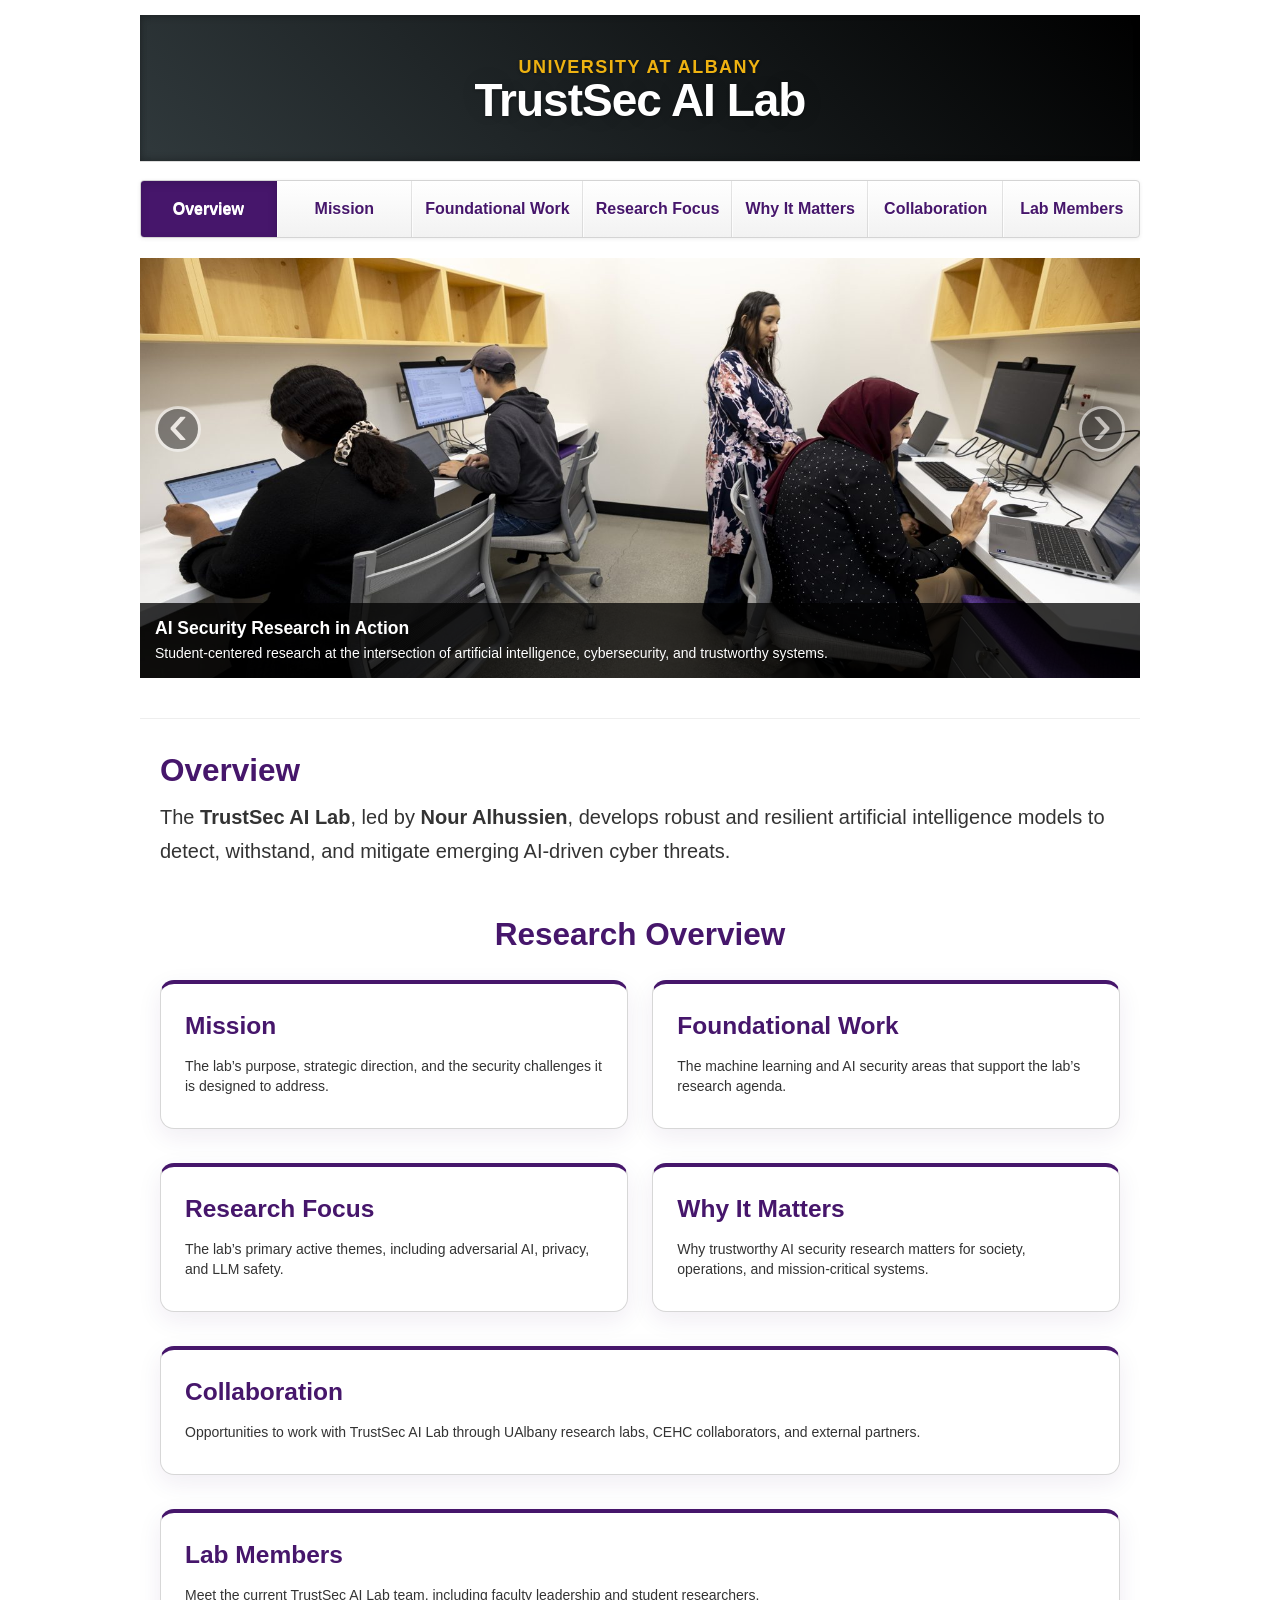
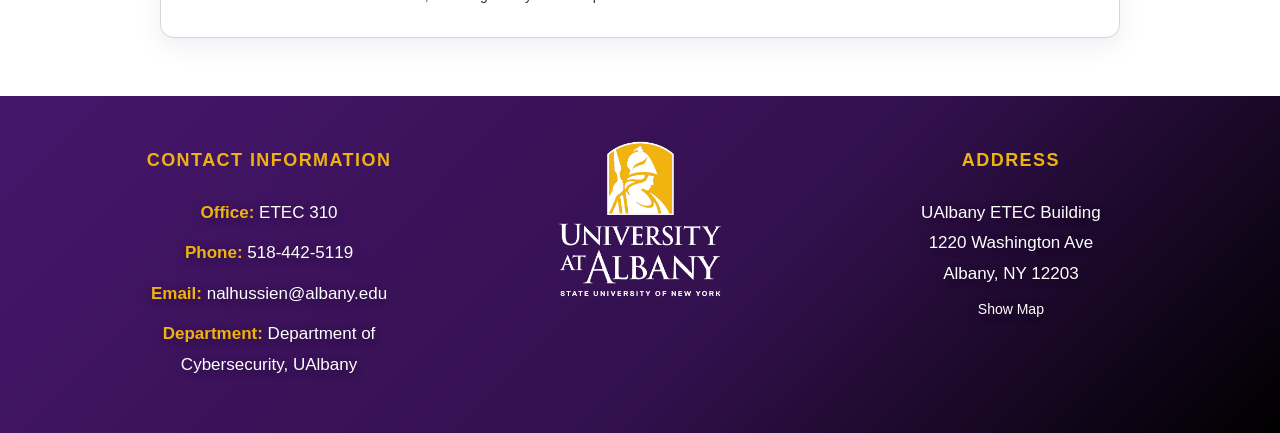
<file: index.html>
<!DOCTYPE html>
<html lang="en">
   <head>
      <meta charset="utf-8">
      <title>TrustSec AI Lab - Overview</title>
      <meta name="viewport" content="width=device-width, initial-scale=1.0">
      <meta name="description" content="TrustSec AI Lab overview page featuring mission, research direction, and AI security lab highlights.">
      <meta name="author" content="TrustSec AI Lab">
      <link rel="icon" type="image/png" href="images/favicon.png">
      <link href="css/bootstrap.min.css" rel="stylesheet">
      <link href="css/bootstrap-responsive.min.css" rel="stylesheet">
      <link href="css/theme.css" rel="stylesheet">
   </head>
   <body>
      <div class="container">
         <header class="jumbotron subhead trustsec-hero" id="overview">
            <p class="lead">University at Albany</p>
            <h1>TrustSec AI Lab</h1>
         </header>
         <div class="masthead">
            <div class="navbar">
               <div class="navbar-inner">
                  <div class="container">
                     <ul class="nav">
                        <li class="active"><a href="index.html">Overview</a></li>
                        <li><a href="mission.html">Mission</a></li>
                        <li><a href="foundational-work.html">Foundational Work</a></li>
                        <li><a href="research-focus.html">Research Focus</a></li>
                        <li><a href="why-it-matters.html">Why It Matters</a></li>
                        <li><a href="collaboration.html">Collaboration</a></li>
                        <li><a href="people.html">Lab Members</a></li>
                     </ul>
                  </div>
               </div>
            </div>
         </div>
         <div class="row-fluid">
            <div class="span12">
               <div id="main-carousel" class="carousel slide">
                  <div class="carousel-inner">
                     <div class="item active">
                        <img src="images/trustsec-lab-room.jpg" class="carousel-image" alt="TrustSec AI Lab workspace">
                        <div class="carousel-caption">
                           <h4>AI Security Research in Action</h4>
                           <p>Student-centered research at the intersection of artificial intelligence, cybersecurity, and trustworthy systems.</p>
                        </div>
                     </div>
                     <div class="item">
                        <img src="images/trustsec-lab-collaboration.jpg" class="carousel-image" alt="TrustSec AI Lab collaboration">
                        <div class="carousel-caption">
                           <h4>Built Around Collaboration</h4>
                           <p>TrustSec AI Lab welcomes work with UAlbany labs, CEHC collaborators, and interdisciplinary partners.</p>
                        </div>
                     </div>
                     <div class="item">
                        <img src="images/trustsec-nour.jpg" class="carousel-image portrait-slide" alt="Nour Alhussien portrait">
                        <div class="carousel-caption">
                           <h4>Led by Nour Alhussien</h4>
                           <p>Guiding research in adversarial robustness, privacy-preserving intelligence, and secure AI deployment.</p>
                        </div>
                     </div>
                  </div>
                  <a class="left carousel-control" href="#main-carousel" data-slide="prev">‹</a>
                  <a class="right carousel-control" href="#main-carousel" data-slide="next">›</a>
               </div>
            </div>
         </div>
         <hr>
         <div class="container-fluid">
            <div class="row-fluid marketing">
               <div class="span12">
                  <h2>Overview</h2>
                  <p class="lead-copy">
                     The <strong>TrustSec AI Lab</strong>, led by <strong>Nour Alhussien</strong>, develops robust and resilient artificial intelligence models to detect, withstand, and mitigate emerging AI-driven cyber threats.
                  </p>
               </div>
            </div>
            <div class="row-fluid section-band">
               <div class="span12">
                  <h2 class="centered">Research Overview</h2>
               </div>
            </div>
            <div class="row-fluid trustsec-grid">
               <div class="span6 trustsec-link-card">
                  <h3><a href="mission.html">Mission</a></h3>
                  <p>The lab’s purpose, strategic direction, and the security challenges it is designed to address.</p>
               </div>
               <div class="span6 trustsec-link-card">
                  <h3><a href="foundational-work.html">Foundational Work</a></h3>
                  <p>The machine learning and AI security areas that support the lab’s research agenda.</p>
               </div>
            </div>
            <div class="row-fluid trustsec-grid">
               <div class="span6 trustsec-link-card">
                  <h3><a href="research-focus.html">Research Focus</a></h3>
                  <p>The lab’s primary active themes, including adversarial AI, privacy, and LLM safety.</p>
               </div>
               <div class="span6 trustsec-link-card">
                  <h3><a href="why-it-matters.html">Why It Matters</a></h3>
                  <p>Why trustworthy AI security research matters for society, operations, and mission-critical systems.</p>
               </div>
            </div>
            <div class="row-fluid trustsec-grid">
               <div class="span12 trustsec-link-card">
                  <h3><a href="collaboration.html">Collaboration</a></h3>
                  <p>Opportunities to work with TrustSec AI Lab through UAlbany research labs, CEHC collaborators, and external partners.</p>
               </div>
            </div>
            <div class="row-fluid trustsec-grid">
               <div class="span12 trustsec-link-card">
                  <h3><a href="people.html">Lab Members</a></h3>
                  <p>Meet the current TrustSec AI Lab team, including faculty leadership and student researchers.</p>
               </div>
            </div>
         </div>
      </div>
      <footer id="footer">
         <div class="container-fluid">
            <div class="row-fluid">
               <div class="span5">
                  <h3>Contact Information</h3>
                  <p><b>Office: </b>ETEC 310</p>
                  <p><b>Phone: </b><a href="tel:5184425119">518-442-5119</a></p>
                  <p><b>Email: </b><a href="mailto:nalhussien@albany.edu">nalhussien@albany.edu</a></p>
                  <p><b>Department: </b>Department of Cybersecurity, UAlbany</p>
               </div>
               <div class="span2 centered footer-logo-wrap">
                  <img src="images/ualbany-footer-logo-goldwhite.png" class="footer-ualbany-logo" alt="University at Albany logo">
               </div>
               <div class="span5">
                  <h3>Address</h3>
                  <p>UAlbany ETEC Building<br>
                     1220 Washington Ave<br>
                     Albany, NY 12203
                  </p>
                  <a href="https://maps.google.com/?q=ETEC%20310%2C%20UAlbany%20ETEC%20Building%2C%201220%20Washington%20Ave%2C%20Albany%2C%20NY%2012203" target="_blank" rel="noopener noreferrer">Show Map</a>
               </div>
            </div>
         </div>
      </footer>
      <script src="js/jquery-1.9.1.min.js"></script>
      <script src="js/bootstrap.min.js"></script>
      <script>$('#main-carousel').carousel();</script>
   </body>
</html>
</file>
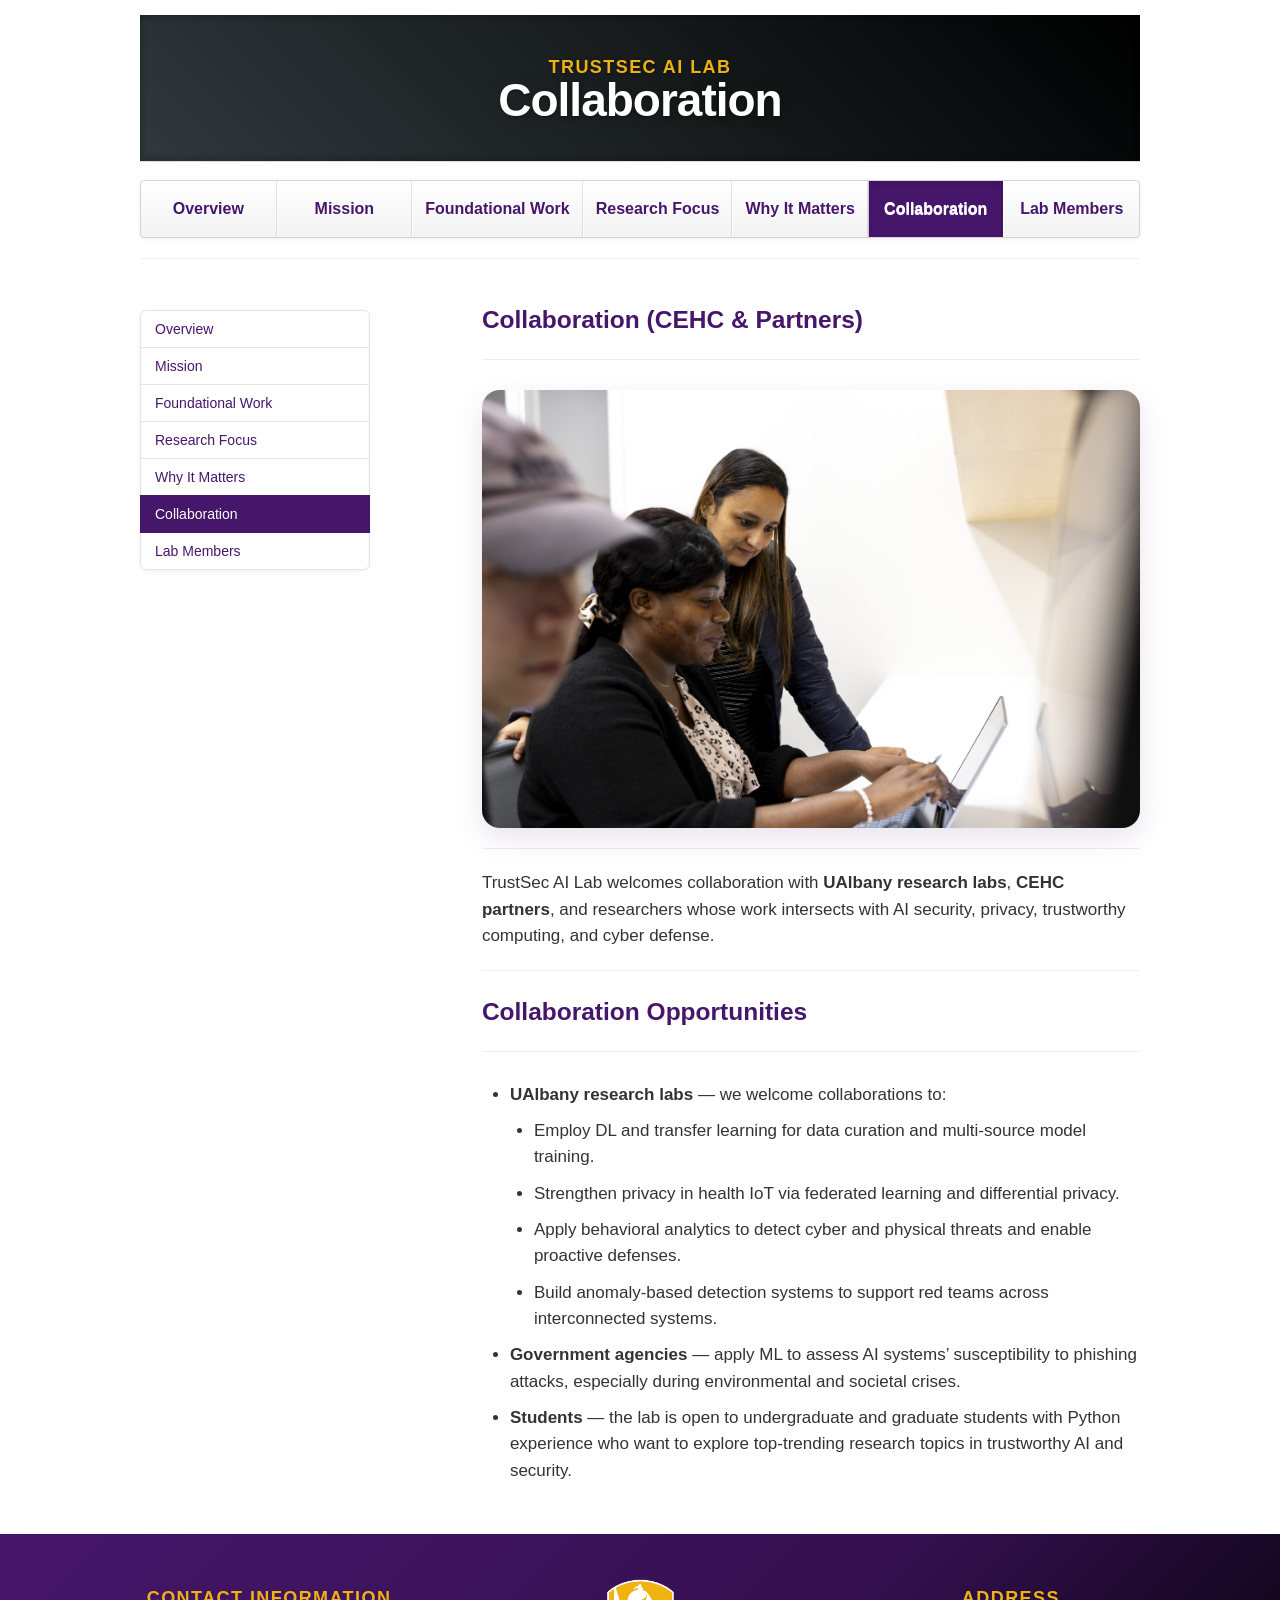
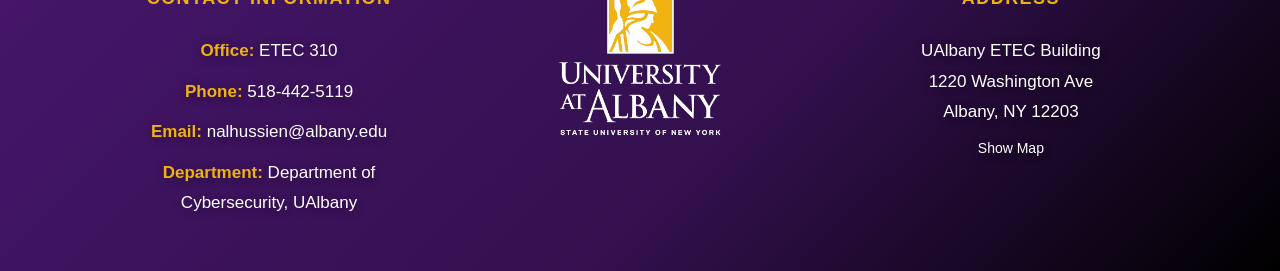
<file: collaboration.html>
<!DOCTYPE html>
<html lang="en">
   <head>
      <meta charset="utf-8">
      <title>TrustSec AI Lab - Collaboration</title>
      <meta name="viewport" content="width=device-width, initial-scale=1.0">
      <meta name="description" content="Collaboration page for the TrustSec AI Lab.">
      <meta name="author" content="TrustSec AI Lab">
      <link rel="icon" type="image/png" href="images/favicon.png">
      <link href="css/bootstrap.min.css" rel="stylesheet">
      <link href="css/bootstrap-responsive.min.css" rel="stylesheet">
      <link href="css/theme.css" rel="stylesheet">
   </head>
   <body>
      <div class="container">
         <header class="jumbotron subhead trustsec-hero trustsec-subpage">
            <p class="lead">TrustSec AI Lab</p>
            <h1>Collaboration</h1>
         </header>
         <div class="masthead">
            <div class="navbar">
               <div class="navbar-inner">
                  <div class="container">
                     <ul class="nav">
                        <li><a href="index.html">Overview</a></li>
                        <li><a href="mission.html">Mission</a></li>
                        <li><a href="foundational-work.html">Foundational Work</a></li>
                        <li><a href="research-focus.html">Research Focus</a></li>
                        <li><a href="why-it-matters.html">Why It Matters</a></li>
                        <li class="active"><a href="collaboration.html">Collaboration</a></li>
                        <li><a href="people.html">Lab Members</a></li>
                     </ul>
                  </div>
               </div>
            </div>
         </div>
         <hr>
         <div class="row-fluid">
            <div class="span3 bs-docs-sidebar">
               <ul class="nav nav-list bs-docs-sidenav">
                  <li><a href="index.html">Overview</a></li>
                  <li><a href="mission.html">Mission</a></li>
                  <li><a href="foundational-work.html">Foundational Work</a></li>
                  <li><a href="research-focus.html">Research Focus</a></li>
                  <li><a href="why-it-matters.html">Why It Matters</a></li>
                  <li class="active"><a href="collaboration.html">Collaboration</a></li>
                  <li><a href="people.html">Lab Members</a></li>
               </ul>
            </div>
            <div class="span8 offset1">
               <section>
                  <div class="page-header">
                     <h3>Collaboration (CEHC & Partners)</h3>
                  </div>
                  <img src="images/trustsec-lab-collaboration.jpg" class="trustsec-wide-image" alt="TrustSec AI Lab collaboration">
               </section>
               <hr>
               <section>
                  <p>TrustSec AI Lab welcomes collaboration with <strong>UAlbany research labs</strong>, <strong>CEHC partners</strong>, and researchers whose work intersects with AI security, privacy, trustworthy computing, and cyber defense.</p>
               </section>
               <hr>
               <section>
                  <div class="page-header">
                     <h3>Collaboration Opportunities</h3>
                  </div>
                  <ul class="trustsec-practice-list trustsec-collab-list">
                     <li><strong>UAlbany research labs</strong> — we welcome collaborations to:</li>
                  </ul>
                  <ul class="trustsec-collab-sublist">
                     <li>Employ DL and transfer learning for data curation and multi-source model training.</li>
                     <li>Strengthen privacy in health IoT via federated learning and differential privacy.</li>
                     <li>Apply behavioral analytics to detect cyber and physical threats and enable proactive defenses.</li>
                     <li>Build anomaly-based detection systems to support red teams across interconnected systems.</li>
                  </ul>
                  <ul class="trustsec-practice-list trustsec-collab-list">
                     <li><strong>Government agencies</strong> — apply ML to assess AI systems’ susceptibility to phishing attacks, especially during environmental and societal crises.</li>
                     <li><strong>Students</strong> — the lab is open to undergraduate and graduate students with Python experience who want to explore top-trending research topics in trustworthy AI and security.</li>
                  </ul>
               </section>
            </div>
         </div>
      </div>
      <footer id="footer">
         <div class="container-fluid">
            <div class="row-fluid">
               <div class="span5">
                  <h3>Contact Information</h3>
                  <p><b>Office: </b>ETEC 310</p>
                  <p><b>Phone: </b><a href="tel:5184425119">518-442-5119</a></p>
                  <p><b>Email: </b><a href="mailto:nalhussien@albany.edu">nalhussien@albany.edu</a></p>
                  <p><b>Department: </b>Department of Cybersecurity, UAlbany</p>
               </div>
               <div class="span2 centered footer-logo-wrap">
                  <img src="images/ualbany-footer-logo-goldwhite.png" class="footer-ualbany-logo" alt="University at Albany logo">
               </div>
               <div class="span5">
                  <h3>Address</h3>
                  <p>UAlbany ETEC Building<br>
                     1220 Washington Ave<br>
                     Albany, NY 12203
                  </p>
                  <a href="https://maps.google.com/?q=ETEC%20310%2C%20UAlbany%20ETEC%20Building%2C%201220%20Washington%20Ave%2C%20Albany%2C%20NY%2012203" target="_blank" rel="noopener noreferrer">Show Map</a>
               </div>
            </div>
         </div>
      </footer>
      <script src="js/jquery-1.9.1.min.js"></script>
      <script src="js/bootstrap.min.js"></script>
   </body>
</html>
</file>
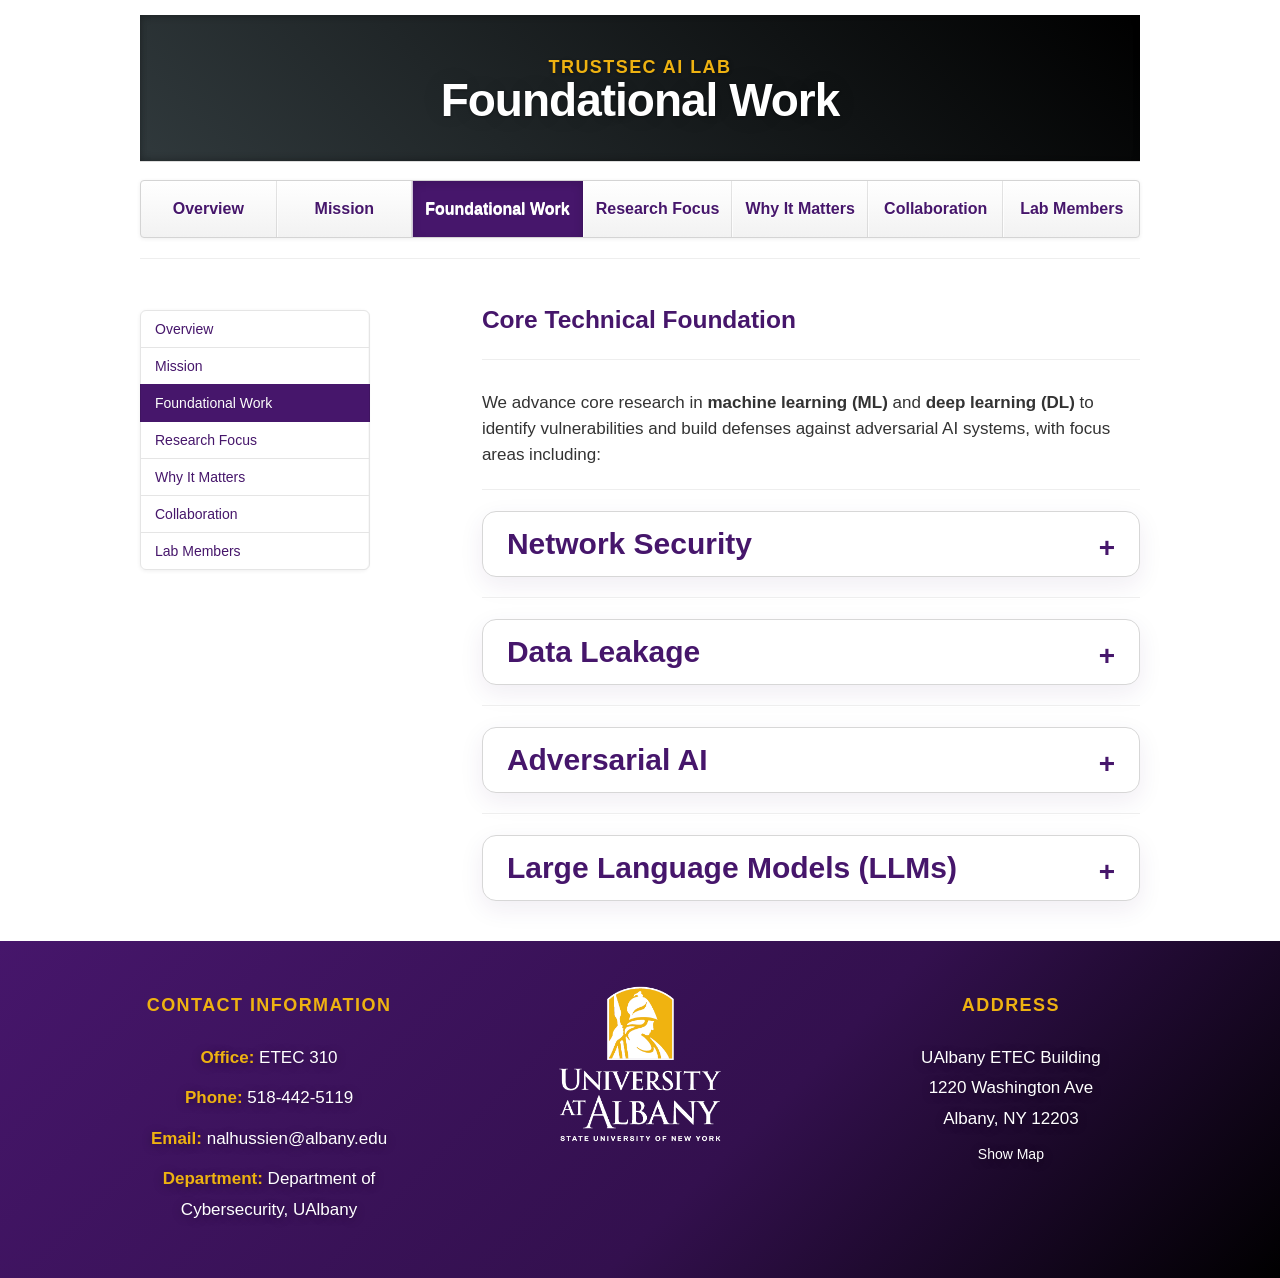
<file: foundational-work.html>
<!DOCTYPE html>
<html lang="en">
   <head>
      <meta charset="utf-8">
      <title>TrustSec AI Lab - Foundational Work</title>
      <meta name="viewport" content="width=device-width, initial-scale=1.0">
      <meta name="description" content="Foundational work page for the TrustSec AI Lab.">
      <meta name="author" content="TrustSec AI Lab">
      <link rel="icon" type="image/png" href="images/favicon.png">
      <link href="css/bootstrap.min.css" rel="stylesheet">
      <link href="css/bootstrap-responsive.min.css" rel="stylesheet">
      <link href="css/theme.css" rel="stylesheet">
   </head>
   <body>
      <div class="container">
         <header class="jumbotron subhead trustsec-hero trustsec-subpage">
            <p class="lead">TrustSec AI Lab</p>
            <h1>Foundational Work</h1>
         </header>
         <div class="masthead">
            <div class="navbar">
               <div class="navbar-inner">
                  <div class="container">
                     <ul class="nav">
                        <li><a href="index.html">Overview</a></li>
                        <li><a href="mission.html">Mission</a></li>
                        <li class="active"><a href="foundational-work.html">Foundational Work</a></li>
                        <li><a href="research-focus.html">Research Focus</a></li>
                        <li><a href="why-it-matters.html">Why It Matters</a></li>
                        <li><a href="collaboration.html">Collaboration</a></li>
                        <li><a href="people.html">Lab Members</a></li>
                     </ul>
                  </div>
               </div>
            </div>
         </div>
         <hr>
         <div class="row-fluid">
            <div class="span3 bs-docs-sidebar">
               <ul class="nav nav-list bs-docs-sidenav">
                  <li><a href="index.html">Overview</a></li>
                  <li><a href="mission.html">Mission</a></li>
                  <li class="active"><a href="foundational-work.html">Foundational Work</a></li>
                  <li><a href="research-focus.html">Research Focus</a></li>
                  <li><a href="why-it-matters.html">Why It Matters</a></li>
                  <li><a href="collaboration.html">Collaboration</a></li>
                  <li><a href="people.html">Lab Members</a></li>
               </ul>
            </div>
            <div class="span8 offset1">
               <section>
                  <div class="page-header">
                     <h3>Core Technical Foundation</h3>
                  </div>
                  <p>
                     We advance core research in <strong>machine learning (ML)</strong> and <strong>deep learning (DL)</strong> to identify vulnerabilities and build defenses against adversarial AI systems, with focus areas including:
                  </p>
               </section>
               <hr>
               <section>
                  <details class="trustsec-dropdown">
                     <summary>Network Security</summary>
                     <div class="trustsec-dropdown-body">
                        <p>Threat detection across complex, distributed environments.</p>
                     </div>
                  </details>
               </section>
               <hr>
               <section>
                  <details class="trustsec-dropdown">
                     <summary>Data Leakage</summary>
                     <div class="trustsec-dropdown-body">
                        <p>Preventing sensitive information exposure and model inversion.</p>
                     </div>
                  </details>
               </section>
               <hr>
               <section>
                  <details class="trustsec-dropdown">
                     <summary>Adversarial AI</summary>
                     <div class="trustsec-dropdown-body">
                        <p>Attacks, robustness analysis, and certified defenses.</p>
                     </div>
                  </details>
               </section>
               <hr>
               <section>
                  <details class="trustsec-dropdown">
                     <summary>Large Language Models (LLMs)</summary>
                     <div class="trustsec-dropdown-body">
                        <p>Risks, attacks, and secure deployment.</p>
                     </div>
                  </details>
               </section>
            </div>
         </div>
      </div>
      <footer id="footer">
         <div class="container-fluid">
            <div class="row-fluid">
               <div class="span5">
                  <h3>Contact Information</h3>
                  <p><b>Office: </b>ETEC 310</p>
                  <p><b>Phone: </b><a href="tel:5184425119">518-442-5119</a></p>
                  <p><b>Email: </b><a href="mailto:nalhussien@albany.edu">nalhussien@albany.edu</a></p>
                  <p><b>Department: </b>Department of Cybersecurity, UAlbany</p>
               </div>
               <div class="span2 centered footer-logo-wrap">
                  <img src="images/ualbany-footer-logo-goldwhite.png" class="footer-ualbany-logo" alt="University at Albany logo">
               </div>
               <div class="span5">
                  <h3>Address</h3>
                  <p>UAlbany ETEC Building<br>
                     1220 Washington Ave<br>
                     Albany, NY 12203
                  </p>
                  <a href="https://maps.google.com/?q=ETEC%20310%2C%20UAlbany%20ETEC%20Building%2C%201220%20Washington%20Ave%2C%20Albany%2C%20NY%2012203" target="_blank" rel="noopener noreferrer">Show Map</a>
               </div>
            </div>
         </div>
      </footer>
      <script src="js/jquery-1.9.1.min.js"></script>
      <script src="js/bootstrap.min.js"></script>
   </body>
</html>
</file>
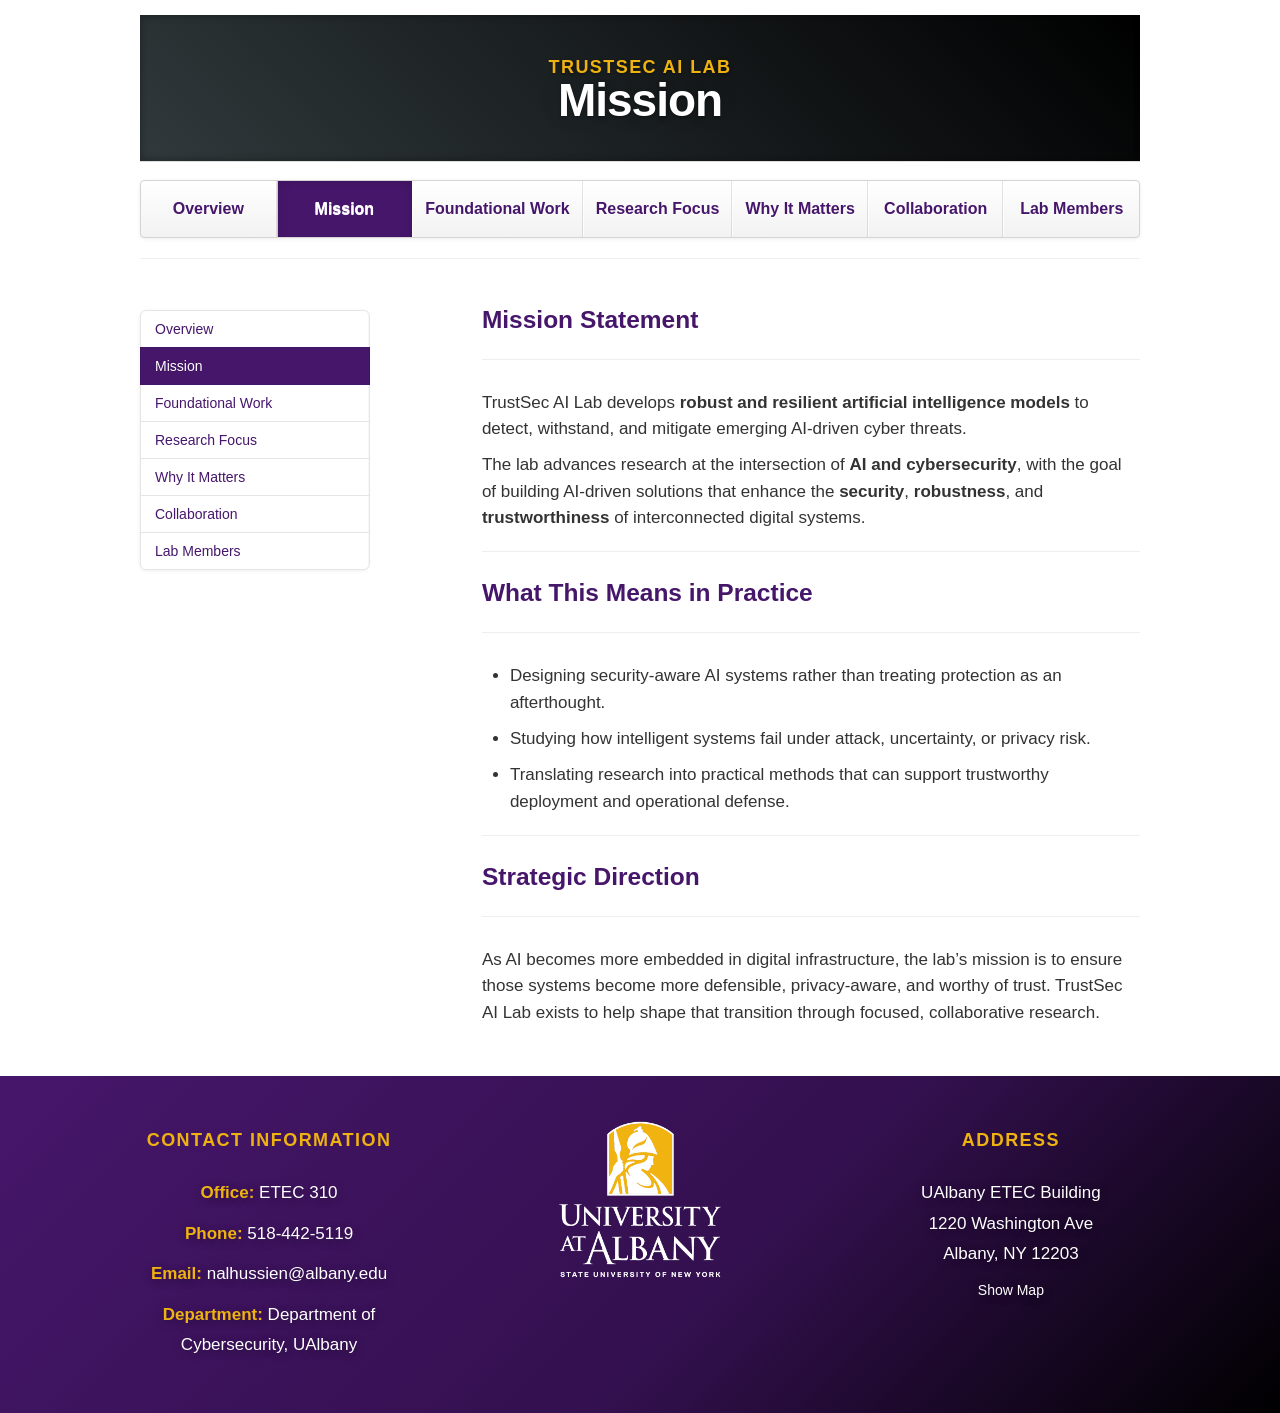
<file: mission.html>
<!DOCTYPE html>
<html lang="en">
   <head>
      <meta charset="utf-8">
      <title>TrustSec AI Lab - Mission</title>
      <meta name="viewport" content="width=device-width, initial-scale=1.0">
      <meta name="description" content="Mission page for the TrustSec AI Lab.">
      <meta name="author" content="TrustSec AI Lab">
      <link rel="icon" type="image/png" href="images/favicon.png">
      <link href="css/bootstrap.min.css" rel="stylesheet">
      <link href="css/bootstrap-responsive.min.css" rel="stylesheet">
      <link href="css/theme.css" rel="stylesheet">
   </head>
   <body>
      <div class="container">
         <header class="jumbotron subhead trustsec-hero trustsec-subpage" id="overview">
            <p class="lead">TrustSec AI Lab</p>
            <h1>Mission</h1>
         </header>
         <div class="masthead">
            <div class="navbar">
               <div class="navbar-inner">
                  <div class="container">
                     <ul class="nav">
                        <li><a href="index.html">Overview</a></li>
                        <li class="active"><a href="mission.html">Mission</a></li>
                        <li><a href="foundational-work.html">Foundational Work</a></li>
                        <li><a href="research-focus.html">Research Focus</a></li>
                        <li><a href="why-it-matters.html">Why It Matters</a></li>
                        <li><a href="collaboration.html">Collaboration</a></li>
                        <li><a href="people.html">Lab Members</a></li>
                     </ul>
                  </div>
               </div>
            </div>
         </div>
         <hr>
         <div class="row-fluid">
            <div class="span3 bs-docs-sidebar" id="navparent">
               <ul class="nav nav-list bs-docs-sidenav">
                  <li><a href="index.html">Overview</a></li>
                  <li class="active"><a href="mission.html">Mission</a></li>
                  <li><a href="foundational-work.html">Foundational Work</a></li>
                  <li><a href="research-focus.html">Research Focus</a></li>
                  <li><a href="why-it-matters.html">Why It Matters</a></li>
                  <li><a href="collaboration.html">Collaboration</a></li>
                  <li><a href="people.html">Lab Members</a></li>
               </ul>
            </div>
            <div class="span8 offset1">
               <section>
                  <div class="page-header">
                     <h3>Mission Statement</h3>
                  </div>
                  <p class="lead-copy">TrustSec AI Lab develops <strong>robust and resilient artificial intelligence models</strong> to detect, withstand, and mitigate emerging AI-driven cyber threats.</p>
                  <p>
                     The lab advances research at the intersection of <strong>AI and cybersecurity</strong>, with the goal of building AI-driven solutions that enhance the <strong>security</strong>, <strong>robustness</strong>, and <strong>trustworthiness</strong> of interconnected digital systems.
                  </p>
               </section>
               <hr>
               <section>
                  <div class="page-header">
                     <h3>What This Means in Practice</h3>
                  </div>
                  <ul class="trustsec-practice-list">
                     <li>Designing security-aware AI systems rather than treating protection as an afterthought.</li>
                     <li>Studying how intelligent systems fail under attack, uncertainty, or privacy risk.</li>
                     <li>Translating research into practical methods that can support trustworthy deployment and operational defense.</li>
                  </ul>
               </section>
               <hr>
               <section>
                  <div class="page-header">
                     <h3>Strategic Direction</h3>
                  </div>
                  <p>
                     As AI becomes more embedded in digital infrastructure, the lab’s mission is to ensure those systems become more defensible, privacy-aware, and worthy of trust. TrustSec AI Lab exists to help shape that transition through focused, collaborative research.
                  </p>
               </section>
            </div>
         </div>
      </div>
      <footer id="footer">
         <div class="container-fluid">
            <div class="row-fluid">
               <div class="span5">
                  <h3>Contact Information</h3>
                  <p><b>Office: </b>ETEC 310</p>
                  <p><b>Phone: </b><a href="tel:5184425119">518-442-5119</a></p>
                  <p><b>Email: </b><a href="mailto:nalhussien@albany.edu">nalhussien@albany.edu</a></p>
                  <p><b>Department: </b>Department of Cybersecurity, UAlbany</p>
               </div>
               <div class="span2 centered footer-logo-wrap">
                  <img src="images/ualbany-footer-logo-goldwhite.png" class="footer-ualbany-logo" alt="University at Albany logo">
               </div>
               <div class="span5">
                  <h3>Address</h3>
                  <p>UAlbany ETEC Building<br>
                     1220 Washington Ave<br>
                     Albany, NY 12203
                  </p>
                  <a href="https://maps.google.com/?q=ETEC%20310%2C%20UAlbany%20ETEC%20Building%2C%201220%20Washington%20Ave%2C%20Albany%2C%20NY%2012203" target="_blank" rel="noopener noreferrer">Show Map</a>
               </div>
            </div>
         </div>
      </footer>
      <script src="js/jquery-1.9.1.min.js"></script>
      <script src="js/bootstrap.min.js"></script>
   </body>
</html>
</file>
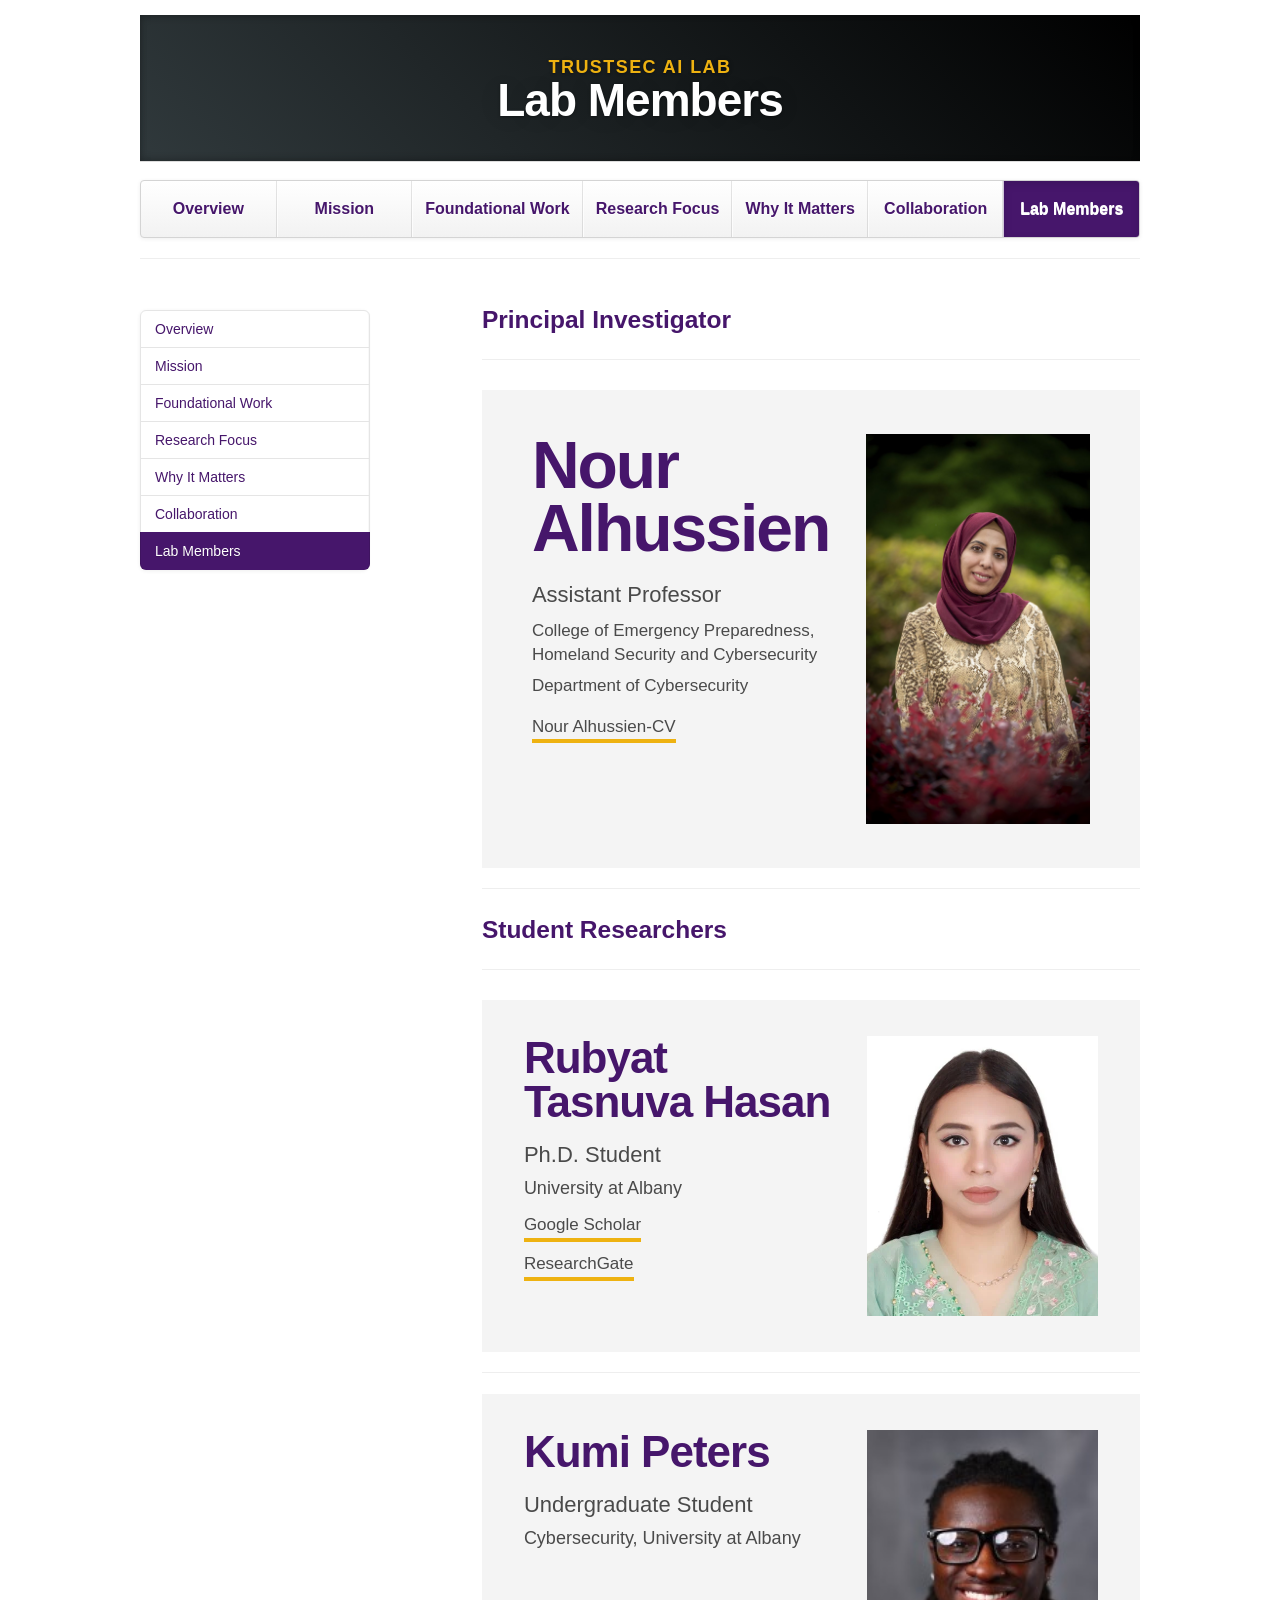
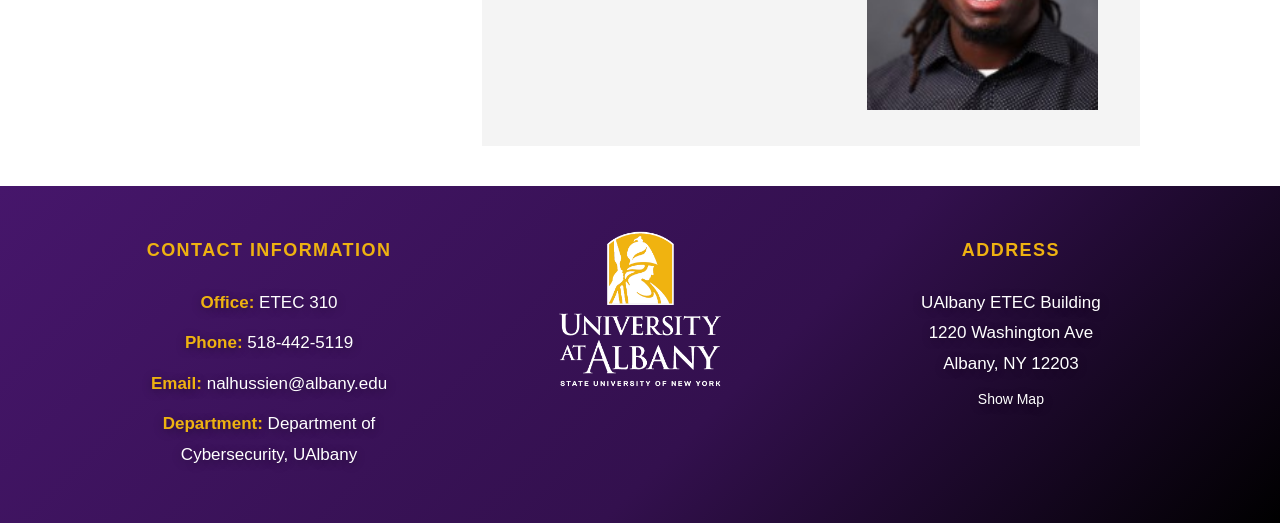
<file: people.html>
<!DOCTYPE html>
<html lang="en">
   <head>
      <meta charset="utf-8">
      <title>TrustSec AI Lab - Lab Members</title>
      <meta name="viewport" content="width=device-width, initial-scale=1.0">
      <meta name="description" content="Lab members of the TrustSec AI Lab.">
      <meta name="author" content="TrustSec AI Lab">
      <link rel="icon" type="image/png" href="images/favicon.png">
      <link href="css/bootstrap.min.css" rel="stylesheet">
      <link href="css/bootstrap-responsive.min.css" rel="stylesheet">
      <link href="css/theme.css" rel="stylesheet">
   </head>
   <body>
      <div class="container">
         <header class="jumbotron subhead trustsec-hero trustsec-subpage">
            <p class="lead">TrustSec AI Lab</p>
            <h1>Lab Members</h1>
         </header>
         <div class="masthead">
            <div class="navbar">
               <div class="navbar-inner">
                  <div class="container">
                     <ul class="nav">
                        <li><a href="index.html">Overview</a></li>
                        <li><a href="mission.html">Mission</a></li>
                        <li><a href="foundational-work.html">Foundational Work</a></li>
                        <li><a href="research-focus.html">Research Focus</a></li>
                        <li><a href="why-it-matters.html">Why It Matters</a></li>
                        <li><a href="collaboration.html">Collaboration</a></li>
                        <li class="active"><a href="people.html">Lab Members</a></li>
                     </ul>
                  </div>
               </div>
            </div>
         </div>
         <hr>
         <div class="row-fluid">
            <div class="span3 bs-docs-sidebar">
               <ul class="nav nav-list bs-docs-sidenav">
                  <li><a href="index.html">Overview</a></li>
                  <li><a href="mission.html">Mission</a></li>
                  <li><a href="foundational-work.html">Foundational Work</a></li>
                  <li><a href="research-focus.html">Research Focus</a></li>
                  <li><a href="why-it-matters.html">Why It Matters</a></li>
                  <li><a href="collaboration.html">Collaboration</a></li>
                  <li class="active"><a href="people.html">Lab Members</a></li>
               </ul>
            </div>
            <div class="span8 offset1">
               <section>
                  <div class="page-header">
                     <h3>Principal Investigator</h3>
                  </div>
                  <div class="trustsec-page-card trustsec-pi-card">
                     <div class="row-fluid">
                        <div class="span7">
                           <h2 class="trustsec-pi-name">Nour Alhussien</h2>
                           <p class="trustsec-pi-role">Assistant Professor</p>
                           <p class="trustsec-pi-meta">College of Emergency Preparedness, Homeland Security and Cybersecurity</p>
                           <p class="trustsec-pi-meta">Department of Cybersecurity</p>
                           <p class="trustsec-pi-link"><a href="https://www.albany.edu/sites/default/files/resumes/Nour_CV.pdf">Nour Alhussien-CV</a></p>
                        </div>
                        <div class="span5">
                           <div class="trustsec-pi-photo-frame">
                              <img src="images/trustsec-nour.jpg" alt="Nour Alhussien" class="trustsec-pi-photo">
                           </div>
                        </div>
                     </div>
                  </div>
               </section>
               <hr>
               <section>
                  <div class="page-header">
                     <h3>Student Researchers</h3>
                  </div>
                  <div class="trustsec-page-card trustsec-member-card">
                     <div class="row-fluid">
                        <div class="span7">
                           <h2 class="trustsec-member-name">Rubyat Tasnuva Hasan</h2>
                           <p class="trustsec-member-role">Ph.D. Student</p>
                           <p class="trustsec-member-meta">University at Albany</p>
                           <div class="trustsec-member-link">
                              <p><a href="https://scholar.google.com/citations?user=am93daUAAAAJ&hl=en">Google Scholar</a></p>
                              <p><a href="https://www.researchgate.net/profile/Rubyat-Tasnuva-Hasan">ResearchGate</a></p>
                           </div>
                        </div>
                        <div class="span5">
                           <div class="trustsec-member-photo-frame">
                              <img src="images/rubyat-tasnuva-hasan.webp" alt="Rubyat Tasnuva Hasan" class="trustsec-member-photo">
                           </div>
                        </div>
                     </div>
                  </div>
                  <hr>
                  <div class="trustsec-page-card trustsec-member-card">
                     <div class="row-fluid">
                        <div class="span7">
                           <h2 class="trustsec-member-name">Kumi Peters</h2>
                           <p class="trustsec-member-role">Undergraduate Student</p>
                           <p class="trustsec-member-meta">Cybersecurity, University at Albany</p>
                        </div>
                        <div class="span5">
                           <div class="trustsec-member-photo-frame">
                              <img src="images/kumi-peters.jpeg" alt="Kumi Peters" class="trustsec-member-photo">
                           </div>
                        </div>
                     </div>
                  </div>
               </section>
            </div>
         </div>
      </div>
      <footer id="footer">
         <div class="container-fluid">
            <div class="row-fluid">
               <div class="span5">
                  <h3>Contact Information</h3>
                  <p><b>Office: </b>ETEC 310</p>
                  <p><b>Phone: </b><a href="tel:5184425119">518-442-5119</a></p>
                  <p><b>Email: </b><a href="mailto:nalhussien@albany.edu">nalhussien@albany.edu</a></p>
                  <p><b>Department: </b>Department of Cybersecurity, UAlbany</p>
               </div>
               <div class="span2 centered footer-logo-wrap">
                  <img src="images/ualbany-footer-logo-goldwhite.png" class="footer-ualbany-logo" alt="University at Albany logo">
               </div>
               <div class="span5">
                  <h3>Address</h3>
                  <p>UAlbany ETEC Building<br>
                     1220 Washington Ave<br>
                     Albany, NY 12203
                  </p>
                  <a href="https://maps.google.com/?q=ETEC%20310%2C%20UAlbany%20ETEC%20Building%2C%201220%20Washington%20Ave%2C%20Albany%2C%20NY%2012203" target="_blank" rel="noopener noreferrer">Show Map</a>
               </div>
            </div>
         </div>
      </footer>
      <script src="js/jquery-1.9.1.min.js"></script>
      <script src="js/bootstrap.min.js"></script>
   </body>
</html>
</file>
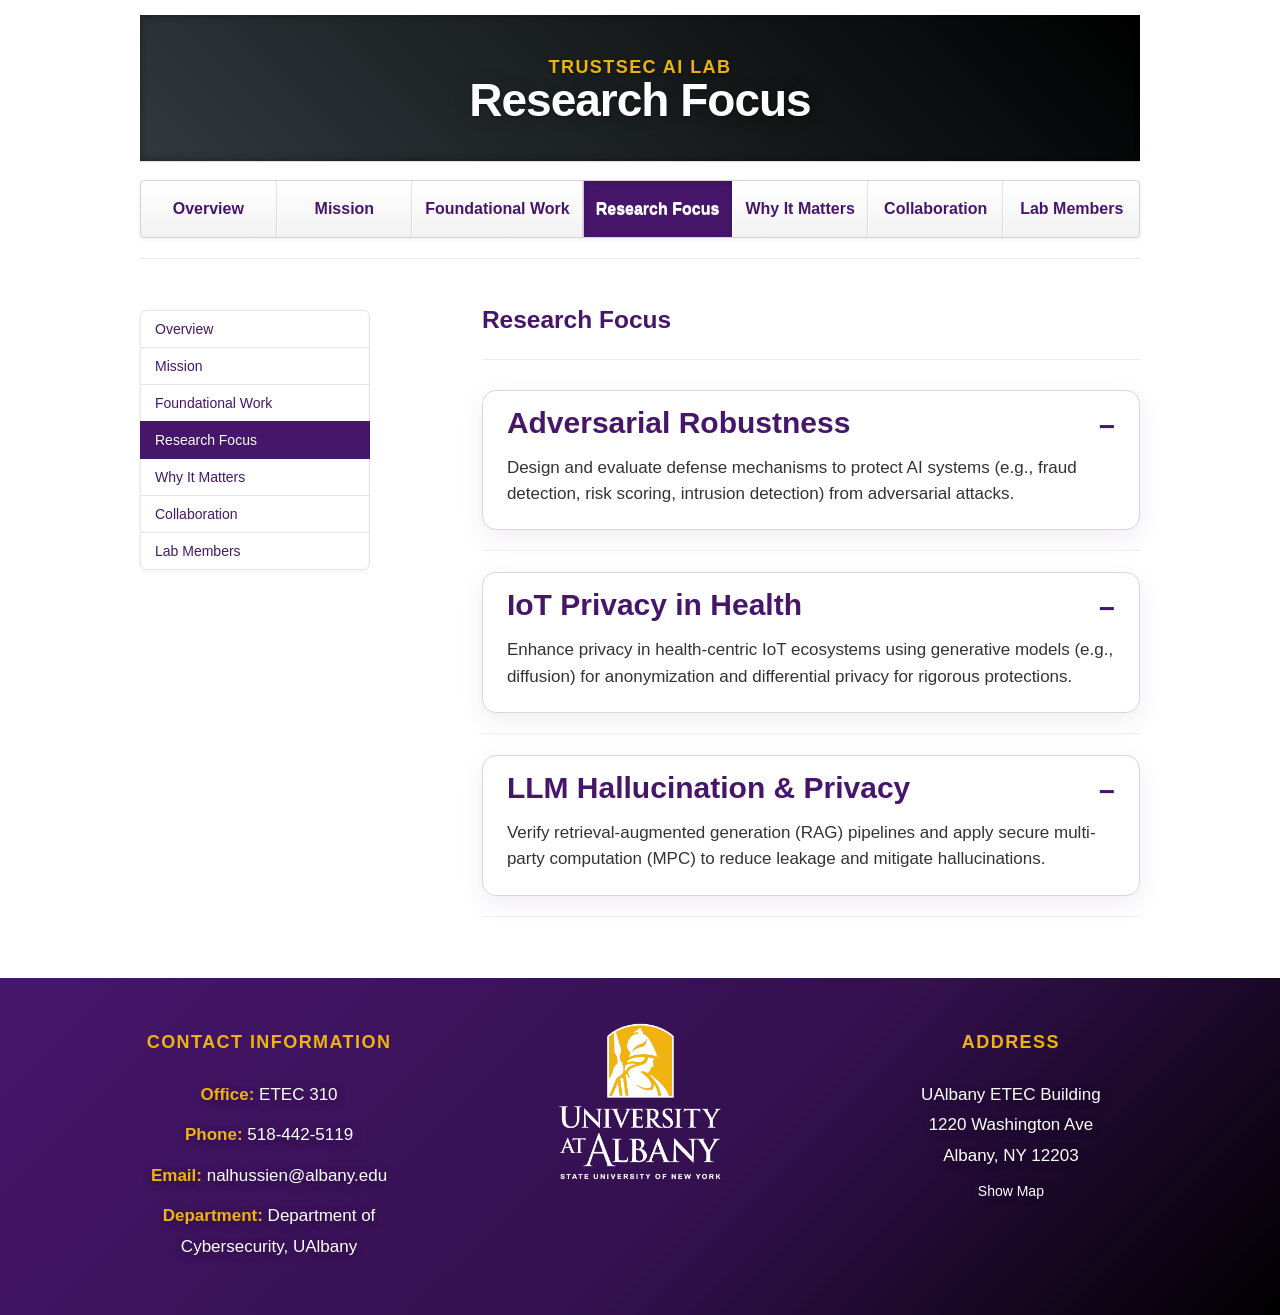
<file: research-focus.html>
<!DOCTYPE html>
<html lang="en">
   <head>
      <meta charset="utf-8">
      <title>TrustSec AI Lab - Research Focus</title>
      <meta name="viewport" content="width=device-width, initial-scale=1.0">
      <meta name="description" content="Research focus page for the TrustSec AI Lab.">
      <meta name="author" content="TrustSec AI Lab">
      <link rel="icon" type="image/png" href="images/favicon.png">
      <link href="css/bootstrap.min.css" rel="stylesheet">
      <link href="css/bootstrap-responsive.min.css" rel="stylesheet">
      <link href="css/theme.css" rel="stylesheet">
   </head>
   <body>
      <div class="container">
         <header class="jumbotron subhead trustsec-hero trustsec-subpage">
            <p class="lead">TrustSec AI Lab</p>
            <h1>Research Focus</h1>
         </header>
         <div class="masthead">
            <div class="navbar">
               <div class="navbar-inner">
                  <div class="container">
                     <ul class="nav">
                        <li><a href="index.html">Overview</a></li>
                        <li><a href="mission.html">Mission</a></li>
                        <li><a href="foundational-work.html">Foundational Work</a></li>
                        <li class="active"><a href="research-focus.html">Research Focus</a></li>
                        <li><a href="why-it-matters.html">Why It Matters</a></li>
                        <li><a href="collaboration.html">Collaboration</a></li>
                        <li><a href="people.html">Lab Members</a></li>
                     </ul>
                  </div>
               </div>
            </div>
         </div>
         <hr>
         <div class="row-fluid">
            <div class="span3 bs-docs-sidebar">
               <ul class="nav nav-list bs-docs-sidenav">
                  <li><a href="index.html">Overview</a></li>
                  <li><a href="mission.html">Mission</a></li>
                  <li><a href="foundational-work.html">Foundational Work</a></li>
                  <li class="active"><a href="research-focus.html">Research Focus</a></li>
                  <li><a href="why-it-matters.html">Why It Matters</a></li>
                  <li><a href="collaboration.html">Collaboration</a></li>
                  <li><a href="people.html">Lab Members</a></li>
               </ul>
            </div>
            <div class="span8 offset1">
               <section>
                  <div class="page-header">
                     <h3>Research Focus</h3>
                  </div>
                  <details class="trustsec-dropdown" open>
                     <summary>Adversarial Robustness</summary>
                     <div class="trustsec-dropdown-body">
                        <p>Design and evaluate defense mechanisms to protect AI systems (e.g., fraud detection, risk scoring, intrusion detection) from adversarial attacks.</p>
                     </div>
                  </details>
               </section>
               <hr>
               <section>
                  <details class="trustsec-dropdown" open>
                     <summary>IoT Privacy in Health</summary>
                     <div class="trustsec-dropdown-body">
                        <p>Enhance privacy in health-centric IoT ecosystems using generative models (e.g., diffusion) for anonymization and differential privacy for rigorous protections.</p>
                     </div>
                  </details>
               </section>
               <hr>
               <section>
                  <details class="trustsec-dropdown" open>
                     <summary>LLM Hallucination &amp; Privacy</summary>
                     <div class="trustsec-dropdown-body">
                        <p>Verify retrieval-augmented generation (RAG) pipelines and apply secure multi-party computation (MPC) to reduce leakage and mitigate hallucinations.</p>
                     </div>
                  </details>
               </section>
               <hr>
            </div>
         </div>
      </div>
      <footer id="footer">
         <div class="container-fluid">
            <div class="row-fluid">
               <div class="span5">
                  <h3>Contact Information</h3>
                  <p><b>Office: </b>ETEC 310</p>
                  <p><b>Phone: </b><a href="tel:5184425119">518-442-5119</a></p>
                  <p><b>Email: </b><a href="mailto:nalhussien@albany.edu">nalhussien@albany.edu</a></p>
                  <p><b>Department: </b>Department of Cybersecurity, UAlbany</p>
               </div>
               <div class="span2 centered footer-logo-wrap">
                  <img src="images/ualbany-footer-logo-goldwhite.png" class="footer-ualbany-logo" alt="University at Albany logo">
               </div>
               <div class="span5">
                  <h3>Address</h3>
                  <p>UAlbany ETEC Building<br>
                     1220 Washington Ave<br>
                     Albany, NY 12203
                  </p>
                  <a href="https://maps.google.com/?q=ETEC%20310%2C%20UAlbany%20ETEC%20Building%2C%201220%20Washington%20Ave%2C%20Albany%2C%20NY%2012203" target="_blank" rel="noopener noreferrer">Show Map</a>
               </div>
            </div>
         </div>
      </footer>
      <script src="js/jquery-1.9.1.min.js"></script>
      <script src="js/bootstrap.min.js"></script>
   </body>
</html>
</file>
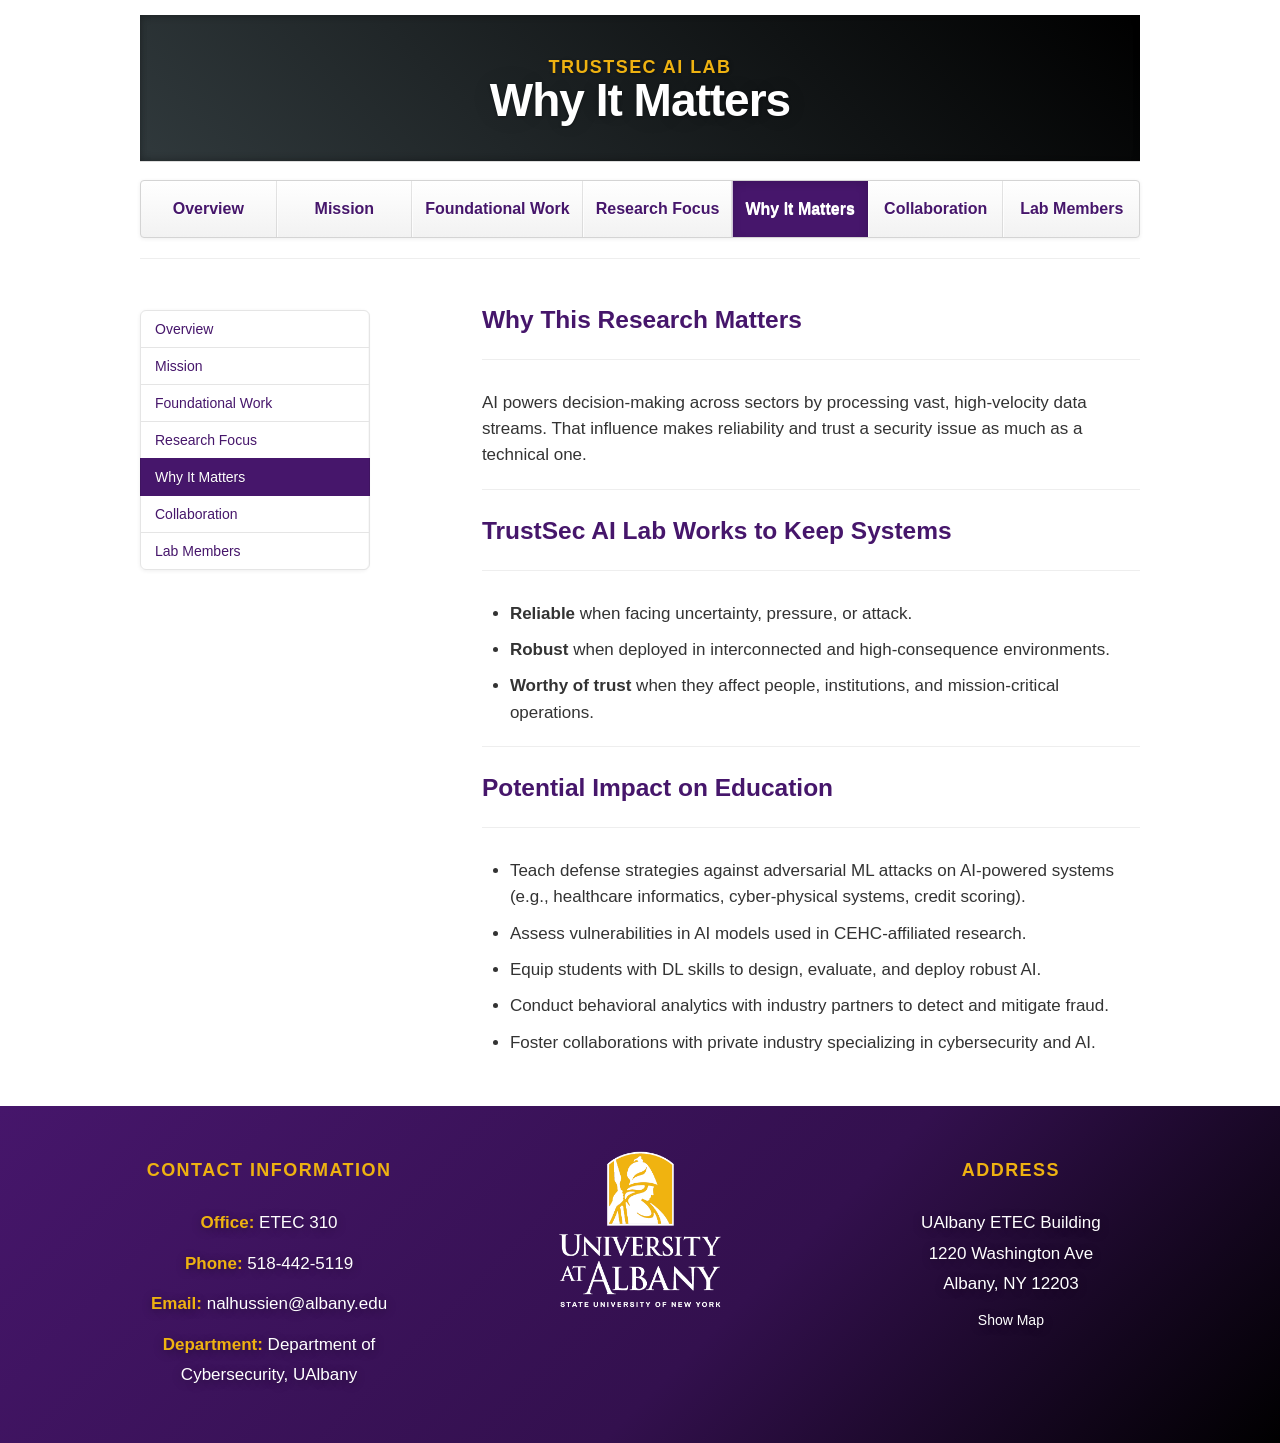
<file: why-it-matters.html>
<!DOCTYPE html>
<html lang="en">
   <head>
      <meta charset="utf-8">
      <title>TrustSec AI Lab - Why It Matters</title>
      <meta name="viewport" content="width=device-width, initial-scale=1.0">
      <meta name="description" content="Why the TrustSec AI Lab research matters.">
      <meta name="author" content="TrustSec AI Lab">
      <link rel="icon" type="image/png" href="images/favicon.png">
      <link href="css/bootstrap.min.css" rel="stylesheet">
      <link href="css/bootstrap-responsive.min.css" rel="stylesheet">
      <link href="css/theme.css" rel="stylesheet">
   </head>
   <body>
      <div class="container">
         <header class="jumbotron subhead trustsec-hero trustsec-subpage">
            <p class="lead">TrustSec AI Lab</p>
            <h1>Why It Matters</h1>
         </header>
         <div class="masthead">
            <div class="navbar">
               <div class="navbar-inner">
                  <div class="container">
                     <ul class="nav">
                        <li><a href="index.html">Overview</a></li>
                        <li><a href="mission.html">Mission</a></li>
                        <li><a href="foundational-work.html">Foundational Work</a></li>
                        <li><a href="research-focus.html">Research Focus</a></li>
                        <li class="active"><a href="why-it-matters.html">Why It Matters</a></li>
                        <li><a href="collaboration.html">Collaboration</a></li>
                        <li><a href="people.html">Lab Members</a></li>
                     </ul>
                  </div>
               </div>
            </div>
         </div>
         <hr>
         <div class="row-fluid">
            <div class="span3 bs-docs-sidebar">
               <ul class="nav nav-list bs-docs-sidenav">
                  <li><a href="index.html">Overview</a></li>
                  <li><a href="mission.html">Mission</a></li>
                  <li><a href="foundational-work.html">Foundational Work</a></li>
                  <li><a href="research-focus.html">Research Focus</a></li>
                  <li class="active"><a href="why-it-matters.html">Why It Matters</a></li>
                  <li><a href="collaboration.html">Collaboration</a></li>
                  <li><a href="people.html">Lab Members</a></li>
               </ul>
            </div>
            <div class="span8 offset1">
               <section>
                  <div class="page-header">
                     <h3>Why This Research Matters</h3>
                  </div>
                  <p>AI powers decision-making across sectors by processing vast, high-velocity data streams. That influence makes reliability and trust a security issue as much as a technical one.</p>
               </section>
               <hr>
               <section>
                  <div class="page-header">
                     <h3>TrustSec AI Lab Works to Keep Systems</h3>
                  </div>
                  <ul class="trustsec-practice-list">
                     <li><strong>Reliable</strong> when facing uncertainty, pressure, or attack.</li>
                     <li><strong>Robust</strong> when deployed in interconnected and high-consequence environments.</li>
                     <li><strong>Worthy of trust</strong> when they affect people, institutions, and mission-critical operations.</li>
                  </ul>
               </section>
               <hr>
               <section>
                  <div class="page-header">
                     <h3>Potential Impact on Education</h3>
                  </div>
                  <ul class="trustsec-practice-list">
                     <li>Teach defense strategies against adversarial ML attacks on AI-powered systems (e.g., healthcare informatics, cyber-physical systems, credit scoring).</li>
                     <li>Assess vulnerabilities in AI models used in CEHC-affiliated research.</li>
                     <li>Equip students with DL skills to design, evaluate, and deploy robust AI.</li>
                     <li>Conduct behavioral analytics with industry partners to detect and mitigate fraud.</li>
                     <li>Foster collaborations with private industry specializing in cybersecurity and AI.</li>
                  </ul>
               </section>
            </div>
         </div>
      </div>
      <footer id="footer">
         <div class="container-fluid">
            <div class="row-fluid">
               <div class="span5">
                  <h3>Contact Information</h3>
                  <p><b>Office: </b>ETEC 310</p>
                  <p><b>Phone: </b><a href="tel:5184425119">518-442-5119</a></p>
                  <p><b>Email: </b><a href="mailto:nalhussien@albany.edu">nalhussien@albany.edu</a></p>
                  <p><b>Department: </b>Department of Cybersecurity, UAlbany</p>
               </div>
               <div class="span2 centered footer-logo-wrap">
                  <img src="images/ualbany-footer-logo-goldwhite.png" class="footer-ualbany-logo" alt="University at Albany logo">
               </div>
               <div class="span5">
                  <h3>Address</h3>
                  <p>UAlbany ETEC Building<br>
                     1220 Washington Ave<br>
                     Albany, NY 12203
                  </p>
                  <a href="https://maps.google.com/?q=ETEC%20310%2C%20UAlbany%20ETEC%20Building%2C%201220%20Washington%20Ave%2C%20Albany%2C%20NY%2012203" target="_blank" rel="noopener noreferrer">Show Map</a>
               </div>
            </div>
         </div>
      </footer>
      <script src="js/jquery-1.9.1.min.js"></script>
      <script src="js/bootstrap.min.js"></script>
   </body>
</html>
</file>
<file: css/theme.css>
body {
	padding-top: 15px;
	padding-bottom: 0px;
}


/* Custom container */

.container {
	margin: 0 auto;
	max-width: 1000px;
}

.container>hr {
	margin: 20px 0
}


/* Customize the navbar links to be fill the entire space of the .navbar */

.navbar .navbar-inner {
	padding: 0
}

.navbar .nav {
	margin: 0;
	display: flex;
	flex-wrap: nowrap;
	width: 100%;
}

.navbar .nav li {
	display: block;
	flex: 1 1 0;
	float: none;
}

.navbar .nav li a {
	font-size: 16px;
	font-weight: bold;
	line-height: 1.25;
	padding: 18px 12px;
	text-align: center;
	white-space: nowrap;
	border-left: 1px solid rgba(255, 255, 255, .75);
	border-right: 1px solid rgba(0, 0, 0, .1);
}

.navbar .nav li:first-child a {
	border-left: 0;
	border-radius: 3px 0 0 3px;
}

.navbar .nav li:last-child a {
	border-right: 0;
	border-radius: 0 3px 3px 0;
}

body>.navbar {
	font-size: 13px
}


/* Change the docs' brand */

body>.navbar .brand {
	padding-right: 0;
	padding-left: 0;
	margin-left: 20px;
	float: right;
	font-weight: bold;
	color: #000;
	text-shadow: 0 1px 0 rgba(255, 255, 255, .1), 0 0 30px rgba(255, 255, 255, .125);
	-webkit-transition: all .2s linear;
	-moz-transition: all .2s linear;
	transition: all .2s linear;
}

body>.navbar .brand:hover {
	text-decoration: none;
	text-shadow: 0 1px 0 rgba(255, 255, 255, .1), 0 0 30px rgba(255, 255, 255, .4);
}


/* Sidenav for Docs
         -------------------------------------------------- */

@media screen and (max-width: 768px) {
	.bs-docs-sidenav {
		display: none !important;
	}
}

.bs-docs-sidenav {
	width: 228px;
	margin: 30px 0 0;
	padding: 0;
	background-color: #fff;
	-webkit-border-radius: 6px;
	-moz-border-radius: 6px;
	border-radius: 6px;
	-webkit-box-shadow: 0 1px 4px rgba(0, 0, 0, .065);
	-moz-box-shadow: 0 1px 4px rgba(0, 0, 0, .065);
	box-shadow: 0 1px 4px rgba(0, 0, 0, .065);
}

.bs-docs-sidenav>li>a {
	display: block;
	width: 200px;
	margin: 0 0 -1px;
	padding: 8px 14px;
	border: 1px solid #e5e5e5;
}

.bs-docs-sidenav>li>a.subhead {
	display: block;
	width: 168px;
	margin: 0 0 -1px;
	padding: 8px 30px;
	border: 1px solid #e5e5e5;
	font-size: 12px;
}

.bs-docs-sidenav>li:first-child>a {
	-webkit-border-radius: 6px 6px 0 0;
	-moz-border-radius: 6px 6px 0 0;
	border-radius: 6px 6px 0 0;
}

.bs-docs-sidenav>li:last-child>a {
	-webkit-border-radius: 0 0 6px 6px;
	-moz-border-radius: 0 0 6px 6px;
	border-radius: 0 0 6px 6px;
}

.bs-docs-sidenav>.active>a {
	position: relative;
	z-index: 2;
	padding: 9px 15px;
	border: 0;
	text-shadow: 0 1px 0 rgba(0, 0, 0, .15);
	-webkit-box-shadow: inset 1px 0 0 rgba(0, 0, 0, .1), inset -1px 0 0 rgba(0, 0, 0, .1);
	-moz-box-shadow: inset 1px 0 0 rgba(0, 0, 0, .1), inset -1px 0 0 rgba(0, 0, 0, .1);
	box-shadow: inset 1px 0 0 rgba(0, 0, 0, .1), inset -1px 0 0 rgba(0, 0, 0, .1);
}

.bs-docs-sidenav>li>a:hover {
	background-color: #f5f5f5
}

.bs-docs-sidenav a:hover .icon-chevron-right {
	opacity: .5
}

.bs-docs-sidenav.affix {
	top: 10px
}

.bs-docs-sidenav.affix-bottom {
	position: absolute;
	top: auto;
	bottom: 270px;
}


/* Responsive
         -------------------------------------------------- */

.affix {
	top: 0px
}

#media {
	margin-top: 70px
}

#media .header {
	margin-left: 0;
	margin-bottom: 56px;
	margin-top: 30px;
}

#media .post_row {
	margin-left: 0;
	margin-bottom: 40px;
}

#media .lastpost_row {
	margin-bottom: 0
}

#media .post_row .post {
	background: #fff;
	/*margin-left: 0;;
    margin-right: 20px;*/
	border-radius: 4px;
	box-shadow: 1px 1px 2px 0px #E0E0E0;
	width: 487px;
	height: 616px;
}

#media .post_row .last {
	margin-right: 0
}

#media .post_row .post .img {
	position: relative;
	text-align: center;
}

#media .post_row .post .img .date {
	background: #E8554E;
	position: absolute;
	padding: 2px 5px;
	top: 0;
	left: 11px;
}

#media .post_row .post .img .date p {
	color: #fff;
	font-size: 14px;
	font-weight: bold;
	font-style: italic;
	margin: 0;
}

#media .post_row .post .img img {
	height: 275px;
	width: 410px;
}

#media .post_row .post .text {
	margin: 18px auto 0;
	width: 83%;
}

#media .post_row .post .text h5 {
	margin: 0 0 8px 0;
	font-size: 20px;
	line-height: 23px;
}

#media .post_row .post .text h5 a {
	color: #333
}

#media .post_row .post .text span.date {
	color: #9F9F9F;
	display: block;
	margin-bottom: 12px;
	font-style: italic;
	font-size: 13px;
}

#media .post_row .post .text p {
	margin: 0;
	line-height: 21px;
	font-size: 14px;
}

.trustsec-hero {
	background: linear-gradient(135deg, #46166b 0%, #33104e 58%, #000000 100%);
	color: #f6fbff;
	margin-bottom: 18px;
	padding: 36px 38px 28px;
	text-align: center;
}

.trustsec-hero h1 {
	font-size: 46px;
	line-height: 1.1;
	letter-spacing: -1px;
	margin: 0;
}

.trustsec-hero .lead {
	color: #eeb211;
	font-size: 18px;
	font-weight: bold;
	letter-spacing: .08em;
	text-transform: uppercase;
}

.trustsec-hero .hero-copy {
	color: #ffffff;
	font-size: 22px;
	line-height: 1.5;
	margin: 0;
	max-width: 760px;
}

.trustsec-subpage {
	padding-bottom: 18px;
}

.lead-copy {
	font-size: 20px;
	line-height: 1.7;
}

.trustsec-callout,
.trustsec-card,
.trustsec-link-card,
.trustsec-page-card {
	background: #ffffff;
	border: 1px solid #d7d7d7;
	border-radius: 14px;
	box-shadow: 0 8px 24px rgba(70, 22, 107, .08);
}

.trustsec-callout {
	padding: 24px;
}

.trustsec-snapshot-wide {
	padding: 28px 32px;
}

.trustsec-snapshot-wide ul {
	margin: 0;
}

.trustsec-snapshot-list {
	list-style: disc;
	padding-left: 28px;
}

.trustsec-snapshot-wide li {
	font-size: 21px;
	font-weight: 600;
	line-height: 1.55;
	margin-bottom: 14px;
}

.trustsec-card {
	min-height: 150px;
	padding: 22px;
}

.trustsec-link-card {
	margin-bottom: 18px;
	padding: 22px 24px;
}

.trustsec-link-card h3,
.trustsec-callout h3 {
	margin-top: 0;
}

.trustsec-card,
.trustsec-link-card {
	border-top: 4px solid #46166b;
}

.trustsec-link-card {
	transition: transform .18s ease, box-shadow .18s ease;
}

.trustsec-link-card:hover {
	box-shadow: 0 14px 30px rgba(70, 22, 107, .14);
	transform: translateY(-4px);
}

.trustsec-grid {
	margin-top: 16px;
}

.section-band {
	margin-top: 26px;
}

.section-band h2 {
	color: #46166b;
}

.trustsec-page-card {
	padding: 24px 26px 14px;
}

.trustsec-practice-list {
	margin: 0;
	padding-left: 28px;
}

.trustsec-practice-list li {
	font-size: 17px;
	line-height: 1.55;
	margin-bottom: 10px;
}

.trustsec-collab-list {
	margin-bottom: 0;
}

.trustsec-collab-sublist {
	margin: 0 0 10px 0;
	padding-left: 52px;
}

.trustsec-collab-sublist li {
	font-size: 17px;
	line-height: 1.55;
	margin-bottom: 10px;
}

.span8.offset1 > section > p {
	font-size: 17px;
	line-height: 1.55;
}

.trustsec-dropdown {
	background: #ffffff;
	border: 1px solid #d7d7d7;
	border-radius: 14px;
	box-shadow: 0 8px 24px rgba(70, 22, 107, .08);
	padding: 0;
}

.trustsec-dropdown summary {
	color: #46166b;
	cursor: pointer;
	font-family: "Helvetica Neue", Helvetica, Arial, sans-serif;
	font-size: 30px;
	font-weight: 700;
	list-style: none;
	padding: 22px 24px;
}

.trustsec-dropdown summary::-webkit-details-marker {
	display: none;
}

.trustsec-dropdown summary:after {
	content: "+";
	float: right;
	font-size: 28px;
	line-height: 1;
}

.trustsec-dropdown[open] summary:after {
	content: "−";
}

.trustsec-dropdown-body {
	padding: 0 24px 22px;
}

.trustsec-dropdown-body p {
	font-size: 17px;
	line-height: 1.55;
	margin: 0;
}

.trustsec-pi-card {
	background: #f4f4f4;
	border: 0;
	border-radius: 0;
	box-shadow: none;
	padding: 44px 50px;
	overflow: hidden;
}

.trustsec-pi-name {
	color: #46166b;
	font-family: "Helvetica Neue", Helvetica, Arial, sans-serif;
	font-size: 66px;
	font-weight: 700;
	line-height: .96;
	letter-spacing: -2px;
	margin: 0 0 22px;
	max-width: 100%;
	word-break: normal;
}

.trustsec-pi-role {
	color: #4a4a4a;
	font-family: "Helvetica Neue", Helvetica, Arial, sans-serif;
	font-size: 22px;
	font-weight: 500;
	line-height: 1.2;
	margin-bottom: 10px;
}

.trustsec-pi-meta {
	color: #4a4a4a;
	font-family: "Helvetica Neue", Helvetica, Arial, sans-serif;
	font-size: 17px;
	font-weight: 400;
	line-height: 1.45;
	margin-bottom: 6px;
	max-width: 100%;
}

.trustsec-pi-card .row-fluid .span7,
.trustsec-pi-card .row-fluid .span5 {
	min-height: 1px;
}

.trustsec-pi-card .row-fluid .span7 {
	padding-right: 24px;
}

.trustsec-pi-card .row-fluid .span5 {
	display: flex;
	align-items: center;
	justify-content: flex-start;
	padding-left: 0;
}

.trustsec-pi-photo-frame {
	width: 360px;
	height: 390px;
	max-width: 100%;
	overflow: hidden;
}

.trustsec-pi-photo {
	display: block;
	width: 100%;
	height: 100%;
	object-fit: cover;
	object-position: center 14%;
}

.trustsec-pi-link {
	font-family: "Helvetica Neue", Helvetica, Arial, sans-serif;
	font-size: 17px;
	font-weight: 400;
	line-height: 1.4;
	margin-top: 16px;
}

.trustsec-pi-link a {
	border-bottom: 4px solid #eeb211;
	color: #4a4a4a;
	display: inline-block;
	padding-bottom: 1px;
	text-decoration: none;
}

.trustsec-pi-link a:hover {
	color: #46166b;
	text-decoration: none;
}

.trustsec-member-card {
	background: #f4f4f4;
	border: 0;
	border-radius: 0;
	box-shadow: none;
	padding: 36px 42px;
	overflow: hidden;
}

.trustsec-member-card .row-fluid .span7,
.trustsec-member-card .row-fluid .span5 {
	min-height: 1px;
}

.trustsec-member-card .row-fluid .span7 {
	padding-right: 20px;
}

.trustsec-member-card .row-fluid .span5 {
	display: flex;
	align-items: center;
	justify-content: flex-start;
}

.trustsec-member-name {
	color: #46166b;
	font-family: "Helvetica Neue", Helvetica, Arial, sans-serif;
	font-size: 44px;
	font-weight: 700;
	line-height: 1;
	letter-spacing: -1px;
	margin: 0 0 18px;
}

.trustsec-member-role {
	color: #4a4a4a;
	font-family: "Helvetica Neue", Helvetica, Arial, sans-serif;
	font-size: 22px;
	font-weight: 500;
	line-height: 1.2;
	margin-bottom: 8px;
}

.trustsec-member-meta {
	color: #4a4a4a;
	font-family: "Helvetica Neue", Helvetica, Arial, sans-serif;
	font-size: 18px;
	font-weight: 400;
	line-height: 1.4;
	margin-bottom: 0;
}

.trustsec-member-link {
	font-family: "Helvetica Neue", Helvetica, Arial, sans-serif;
	font-size: 17px;
	font-weight: 400;
	line-height: 1.4;
	margin-top: 12px;
}

.trustsec-member-link p {
	margin: 0 0 10px;
}

.trustsec-member-link a {
	border-bottom: 4px solid #eeb211;
	color: #4a4a4a;
	display: inline-block;
	padding-bottom: 1px;
	text-decoration: none;
}

.trustsec-member-link a:hover {
	color: #46166b;
	text-decoration: none;
}

.trustsec-member-photo-frame {
	width: 280px;
	height: 280px;
	max-width: 100%;
	overflow: hidden;
}

.trustsec-member-photo {
	display: block;
	width: 100%;
	height: 100%;
	object-fit: cover;
	object-position: center top;
}

.trustsec-inline-image {
	border-radius: 14px;
	margin: 0 0 14px 20px;
	max-width: 260px;
}

.trustsec-wide-image {
	border-radius: 18px;
	box-shadow: 0 10px 28px rgba(70, 22, 107, .12);
	width: 100%;
}

.carousel-image {
	height: 420px;
	object-fit: cover;
	width: 100%;
}

.portrait-slide {
	object-position: center 25%;
}

.footer-portrait {
	border: 4px solid rgba(255, 255, 255, .5);
	border-radius: 100%;
	height: 120px;
	object-fit: cover;
	width: 120px;
}

.footer-simple {
	margin: 0;
	padding: 10px 0 4px;
	text-align: center;
}

#footer {
	background: linear-gradient(135deg, #46166b 0%, #33104e 58%, #000000 100%);
	border-top: 0;
	border-radius: 0;
	color: #f6fbff;
	margin-top: 40px;
	padding: 34px 0 30px;
	text-align: center;
}

#footer h3,
#footer p,
#footer a {
	color: #f6fbff;
	font-family: inherit;
	opacity: 1;
	text-shadow: 0 2px 10px rgba(0, 0, 0, .35);
}

#footer h3 {
	font-family: "Helvetica Neue", Helvetica, Arial, sans-serif !important;
	display: inline-block;
	font-size: 18px;
	font-style: normal !important;
	font-weight: 700 !important;
	letter-spacing: .08em;
	margin-bottom: 18px;
	text-transform: uppercase;
	color: #eeb211 !important;
	text-shadow: none;
}

#footer p {
	font-size: 17px;
	font-weight: 500;
	line-height: 1.8;
	margin-left: auto;
	margin-right: auto;
	max-width: 280px;
}

#footer a {
	text-decoration: none;
}

#footer .row-fluid > div {
	margin-bottom: 12px;
}

#footer b {
	color: #eeb211;
}

#footer a:hover {
	color: #eeb211 !important;
}

#footer .span2 p {
	color: #ffffff;
	font-size: 22px;
	font-weight: bold;
	letter-spacing: -.02em;
	line-height: 1.3;
	max-width: none;
	text-shadow: 0 4px 14px rgba(0, 0, 0, .45);
}

#footer .span2 h3 {
	font-family: "Helvetica Neue", Helvetica, Arial, sans-serif !important;
	font-size: 22px;
	margin-bottom: 10px;
}

.footer-logo-wrap {
	padding-top: 10px;
}

.footer-ualbany-logo {
	display: block;
	margin: 0 auto;
	max-width: 170px;
	width: 100%;
	height: auto;
}

#footer .span5 p,
#footer .span5 a {
	color: #ffffff;
}

#footer .span5 b {
	color: #eeb211;
	font-weight: 700;
}

.bs-docs-sidenav>li.active>a {
	background: #46166b;
	color: #fff;
}

.bs-docs-sidenav>li.active>a:hover {
	background: #46166b;
}

.navbar .nav li a {
	color: #46166b;
}

.navbar .nav li.active a,
.navbar .nav li a:hover {
	background: #46166b;
	color: #ffffff;
}

.feature-heading,
.page-header h3,
.trustsec-link-card h3 a,
.trustsec-callout h3,
.trustsec-card h4,
h2,
h3,
h4 {
	color: #46166b;
}

.trustsec-link-card h3 a {
	transition: color .2s ease, opacity .2s ease;
}

.trustsec-link-card h3 a:hover {
	color: #eeb211;
	opacity: .9;
	text-decoration: none;
}

a {
	color: #46166b;
}

a:hover {
	color: #eeb211;
	text-decoration: none;
}

.trustsec-callout {
	border-top: 4px solid #eeb211;
}

.centered {
	text-align: center;
}

@media (max-width: 767px) {
	.navbar .nav {
		flex-wrap: wrap;
	}

	.navbar .nav li {
		flex: 1 1 50%;
	}

	.navbar .nav li a {
		font-size: 15px;
		padding: 14px 10px;
		white-space: normal;
	}

	.trustsec-hero {
		padding: 26px 22px 18px;
	}

	.trustsec-hero h1 {
		font-size: 34px;
	}

	.trustsec-hero .hero-copy {
		font-size: 18px;
	}

	.carousel-image {
		height: 280px;
	}

	.trustsec-inline-image {
		display: block;
		float: none;
		margin: 0 0 18px;
		max-width: 100%;
	}

	.trustsec-pi-card {
		padding: 24px;
	}

	.trustsec-pi-name {
		font-size: 50px;
		line-height: .98;
		margin-bottom: 18px;
	}

	.trustsec-pi-role {
		font-size: 22px;
	}

	.trustsec-pi-meta {
		font-size: 18px;
	}

	.trustsec-pi-photo {
		width: 100%;
		height: 100%;
	}

	.trustsec-pi-photo-frame {
		width: 100%;
		height: 360px;
		margin-top: 18px;
	}

	.trustsec-pi-card .row-fluid .span7 {
		padding-right: 0;
	}

	.trustsec-member-card {
		padding: 24px;
	}

	.trustsec-member-card .row-fluid .span7 {
		padding-right: 0;
	}

	.trustsec-member-name {
		font-size: 34px;
		margin-bottom: 14px;
	}

	.trustsec-member-role {
		font-size: 20px;
	}

	.trustsec-member-meta {
		font-size: 17px;
	}

	.trustsec-member-photo-frame {
		width: 220px;
		height: 220px;
		margin-top: 18px;
	}
}

#media .post_row .post .author_box {
	margin: 12px auto 20px;
	border-top: 1px solid #EDEDED;
	overflow: hidden;
	text-align: left;
	width: 85%;
	padding-top: 12px;
}

#media .post_row .post .author_box h6 {
	margin: 0 0 3px 0;
	font-size: 13px;
	line-height: 15px;
	font-style: italic;
	font-weight: normal;
	color: #B2B2B2;
}

#media .post_row .post .author_box p {
	color: #B2B2B2;
	font-style: italic;
	font-size: 13px;
	line-height: 14px;
	margin: 0;
}

#media .post_row .post .author_box img {
	float: right
}

#media .post_row .post a.plus_wrapper {
	width: 99%;
	text-align: center;
	background: #fff;
	display: none;
	border-radius: 0px 0px 4px 4px;
	padding: 6px 0px 2px;
	margin: 0 auto 1px;
}

#media .post_row .post a.plus_wrapper span {
	color: #1189D9;
	font-size: 30px;
	font-weight: bold;
}

#media .post_row .post:hover a.plus_wrapper {
	display: block
}

#media .post_row .post:hover {
	box-shadow: 0px 1px 5px 1px rgb(216, 216, 216)
}

#media .post_row .post:hover .text h5 a {
	color: #1189D9
}

.map .box_wrapp {
	position: absolute;
	margin: 15px auto;
	box-shadow: 0 0 7px 0 rgba(26, 26, 26, 0.4);
	padding: 30px 0 30px;
	background: white;
	border-radius: 4px;
	margin-top: 25px;
}

.map .box_wrapp .box_cont {
	margin: 30px auto;
	width: 76%;
}

.section-header {
	text-align: center;
	margin-bottom: 35px;
}

.section-header h1,
.title-text {
	font-weight: bold;
	font-size: 30px;
	margin: 12.5px 0;
	font-weight: 100;
	margin-bottom: 25px;
	line-height: 55px;
}

.feature-item:hover {
	box-shadow: 0px 1px 5px 1px rgb(216, 216, 216)
}

.feature-item img {
	margin-left: 15px;
	margin-right: 15px;
	max-width: 90%;
	height: 200px;
}

.feature-item h5 {
	margin-left: 15px;
	margin-right: 15px;
	margin-top: 20px;
	margin-bottom: 20px;
}

.feature-item p {
	margin-left: 15px;
	margin-right: 15px;
}

.feature-heading {
	margin-top: 20px;
	margin-bottom: 20px;
	margin-left: 15px;
	margin-right: 15px;
}

.feature-heading a:hover {
	text-decoration: none;
}

.feature-button {
	font-size: 16px;
	background-image: none;
	box-shadow: none;
	margin-bottom: 10px;
}

.centered {
	text-align: center;
}

.subhead {
	text-align: left;
	border-bottom: 1px solid #ddd;
}

.jumbotron {
	position: relative;
	padding: 45px 0px 35px 0px;
	color: #fff;
	text-align: center;
	text-shadow: 0 1px 3px rgba(0, 0, 0, .4), 0 0 30px rgba(0, 0, 0, .075);
	background: #30393C;
	background: -moz-linear-gradient(45deg, #30393C 0%, #000000 100%);
	background: -webkit-gradient(linear, left bottom, right top, color-stop(0%, #30393C), color-stop(100%, #30393C));
	background: -webkit-linear-gradient(45deg, #30393C 0%, #000000 100%);
	background: -o-linear-gradient(45deg, #30393C 0%, #000000 100%);
	background: -ms-linear-gradient(45deg, #30393C 0%, #000000 100%);
	background: linear-gradient(45deg, #30393C 0%, #000000 100%) repeat;
	-webkit-box-shadow: inset 0 3px 7px rgba(0, 0, 0, .2), inset 0 -3px 7px rgba(0, 0, 0, .2);
	-moz-box-shadow: inset 0 3px 7px rgba(0, 0, 0, .2), inset 0 -3px 7px rgba(0, 0, 0, .2);
	box-shadow: inset 0 3px 7px rgba(0, 0, 0, .2), inset 0 -3px 7px rgba(0, 0, 0, .2);
}

.jumbotron:after {
	content: '';
	display: block;
	position: absolute;
	top: 0;
	right: 0;
	bottom: 0;
	left: 0;
	opacity: .4;
}

.lead {
	margin-bottom: 0px;
	font-size: 21px;
	font-weight: 200;
	line-height: 15px;
}

img.float-left {
	float: left;
	margin-top: 9px;
	margin-left: 0px;
	margin-right: 30px;
	margin-bottom: 12px;
}

img.float-right {
	float: right;
	margin-top: 9px;
	margin-right: 0px;
	margin-bottom: 12px;
	margin-left: 30px;
}

img.publications-thumb {
	width: 142px;
	height: 188px;
}

.caption {
	margin: 10px;
}

.responsive-video {
	position: relative;
	padding-bottom: 56.25%;
	padding-top: 60px;
	overflow: hidden;
}

.responsive-video iframe,
.responsive-video object,
.responsive-video embed {
	position: absolute;
	top: 0;
	left: 0;
	width: 93.5%;
	height: 93.5%;
}

.video-caption {
	margin: 10px;
}

.accordion {
	margin-bottom: 20px;
	margin-right: 40px;
}

.thumbnail>img.sponsor {
	width: 212px;
	height: 150px;
}

img.carousel-image {
	width: 100%;
}

li.publication {
	margin-bottom: 20px;
}

.page-header h3 a:hover {
	text-decoration: none;
}

iframe.map-frame {
	border: none;
	overflow: hidden;
	margin-top: 10px;
	margin-bottom: 10px;
	margin-left: 0px;
	margin-right: 0px;
	height: 550px;
	width: 100%;
}

ul.sponsors {
	margin-top: 40px;
	margin-bottom: 40px;
}
</file>
